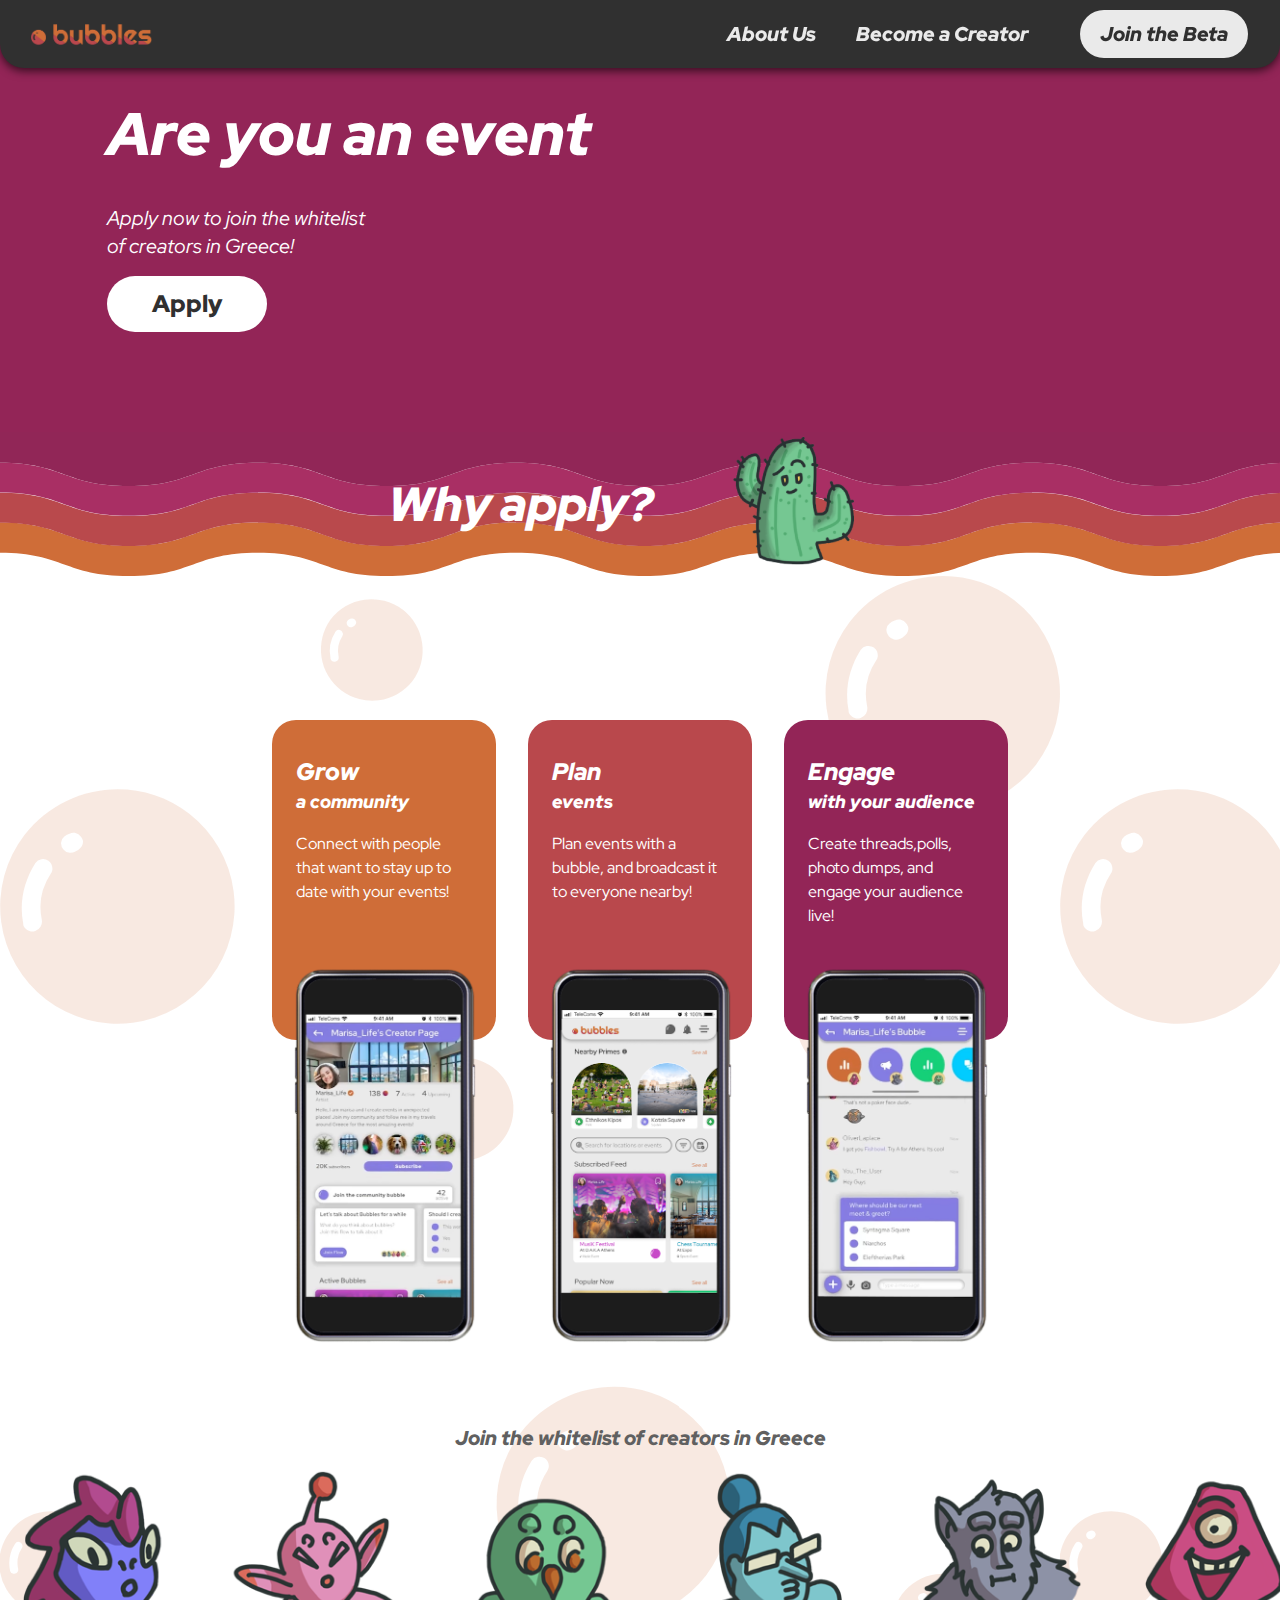
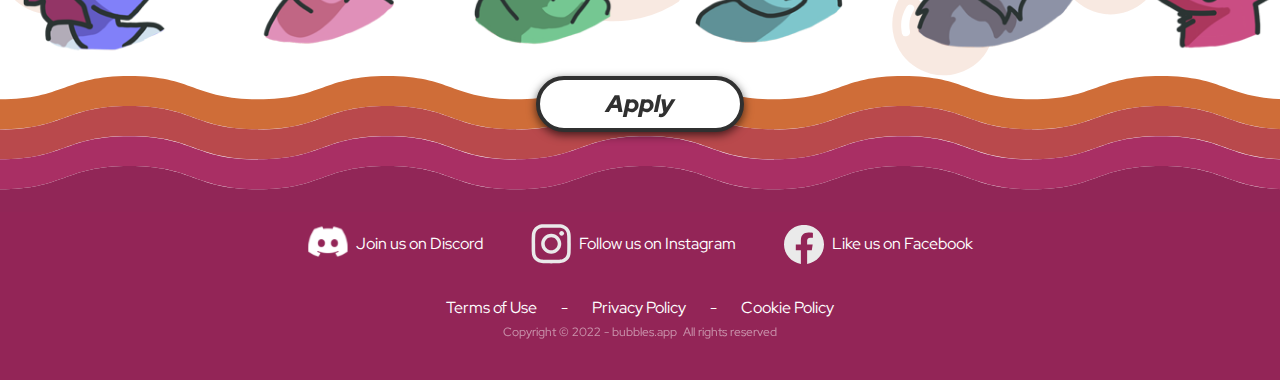
<file: creator.html>
<!DOCTYPE html>
<html lang="en">
  <head>
    <meta charset="UTF-8" />
    <meta name="viewport" content="width=device-width, initial-scale=1.0" />
    <meta http-equiv="X-UA-Compatible" content="ie=edge" />
    <title>Creator</title>
    <link rel="stylesheet" href="styles/main.css" />
    <script src="scripts/index.js"></script>
    <link rel="icon" type="image/x-icon" href="./images/favicon.ico">
  </head>

  <body class="bg-jazzberry-jam">

    <header class="sticky top-0 z-20">

      <nav class="relative flex flex-wrap items-center justify-between w-full py-4 md:py-0 px-4 text-2xl bg-jet bubble-nav">
          <div>
            <a href="./index.html">
              <img src="./images/bubbles-logo.png" class="mr-3 h-6 sm:h-9" alt="Bubbles Logo" />
            </a>
          </div>

          <svg 
            id="menu-button"
            class="h-6 w-6 cursor-pointer md:hidden block modal-open"
            fill="#CF6D38"
            stroke="#CF6D38"
            data-name="Layer 1"
            xmlns="http://www.w3.org/2000/svg" 
            viewBox="0 0 53.02 35.91">
            <path class="cls-1" d="M3 21h47.07a3 3 0 0 0 0-6.08H3A3 3 0 0 0 3 21ZM11.52 6.08h30a3 3 0 0 0 2.94-3A3 3 0 0 0 41.5 0h-30a3 3 0 0 0-2.93 3 3 3 0 0 0 2.95 3.08ZM11.52 35.91h30a3 3 0 0 0 0-6.08h-30a3 3 0 0 0 0 6.08Z"/>
          </svg>

          <div class="hidden w-full md:flex md:items-center md:w-auto mr-4" id="menu">
            <ul class="pt-4 px-8 text-platinum bubble-font-black-italic text-base lg:text-xl md:flex md:justify-between md:pt-0">
              <li>
                <a class="md:p-5 md:px-5 py-2 block hover:text-chocolate-web" href="./about.html">About Us</a>
              </li>
              <li>
                <a class="md:p-5 md:px-5 py-2 block hover:text-chocolate-web" href="./creator.html"
                  >Become a Creator</a
                >
              </li>
            </ul>

            <div class="flex md:order-2">
              <button 
                onclick="window.location.href = 'beta.html';"
                type="button"
                class="text-jet bg-platinum hover:bg-chocolate-web hover:text-platinum bubble-font-black-italic text-base lg:text-xl px-5 py-2.5 text-center mr-3 md:mr-0 rounded-3xl">
                Join the Beta
              </button>
            </div>

          </div>
      </nav style="margin-bottom: 25px;">
    </header>

    <section class="h-64 lg:h-80 bg-jazzberry-jam ">
      <div class="w-full grid overflow-hidden grid-cols-12 grid-rows-6 gap-2 grid-flow-row">

        <div class="mt-9 row-start-1 row-end-6 col-start-1 lg:col-start-2 xl:col-start-4 col-end-13 w-full wrapper-container">
            <div class="inline-block rotator-wrapper w-full">
              <h1 class="ml-10 md:ml-16 lg:ml-0 xl:ml-0 bubble-font-black-italic text-white text-justify text-xl md:text-5xl lg:text-6xl xl:text-7xl rotatingText">Are you an event  
              <span class="rotator">
                <span class="ml-2 lg:ml-5 rotatingText-adjective bubble-font-black-italic text-white text-xl md:text-5xl lg:text-6xl xl:text-7xl rotatingText"> performer</span>
                <span class="ml-2 lg:ml-5 rotatingText-adjective bubble-font-black-italic text-white text-xl md:text-5xl lg:text-6xl xl:text-7xl rotatingText"> organizer</span>
                <span class="ml-2 lg:ml-5 rotatingText-adjective bubble-font-black-italic text-white text-xl md:text-5xl lg:text-6xl xl:text-7xl rotatingText"> promoter</span>
                <span class="ml-2 lg:ml-5 rotatingText-adjective bubble-font-black-italic text-white text-xl md:text-5xl lg:text-6xl xl:text-7xl rotatingText"> venue</span>
                <span class="ml-2 lg:ml-5 rotatingText-adjective bubble-font-black-italic text-white text-xl md:text-5xl lg:text-6xl xl:text-7xl rotatingText"> performer</span>
              </span>
            </h1>

              <p class=" md:ml-16 lg:ml-0 mt-10 bubble-font-italic text-base md:text-lg lg:text-xl xl:text-xl text-center sm:text-left lg:text-left text-white">Apply now to join the whitelist<br> of creators in Greece!</p>

              <button onclick="window.location.href = 'https://jmuzy39ql4a.typeform.com/to/aeIcWhYI';"
              class="cursor-pointer mt-4 mx-auto sm:ml-10 md:ml-16 lg:mx-0 block w-40 h-14 px-4 py-2 bubble-font-black text-2xl text-jet bg-white rounded-full hover:bg-deep-chestnut hover:text-white focus:outline-none focus:shadow-outline"
              type="button">Apply
            </button>
            </div>
          </div>
        </div>


      </div>
      
    </section>

    <section class="bubble-wave4 bg-white h-36 ">

      <!---
      <div class="w-full grid overflow-hidden lg grid-cols-12 grid-rows-6 gap-2 grid-flow-row">
        <div class="row-start-2 lg:row-start-1 row-end-6 lg:col-start-4 lg:col-span-6 col-start-1 col-end-12 w-full">
            <h3 class="ml-10 lg:ml-20 inline-block bubble-font-black-italic text-white text-xl lg:text-5xl">Why apply?</h3>
            <img class="ml-2 lg:ml-24 h-28 lg:h-48 inline-block" src="./images/cactus.png" alt="Cute cactus drawing">
          </div>
        </div>
      -->

      <div class="w-full flex justify-center mt-3 md:mt-11 h-full">
          <div class="grid content-center ">
            <div>
              <h3 class="inline-block bubble-font-black-italic text-white text-2xl md:text-4xl lg:text-5xl">Why apply?</h3>
            </div>
          </div>
          <div class="grid content-center  ml-12">
            <img class="h-28 lg:h-48 inline-block" src="./images/cactus.png" alt="Cute cactus drawing">
        </div>
      </div>
    </section>



    
    <section class="bubble-background-3">
      <div class="h-36"></div>


      <div class="flex justify-start lg:justify-center gap-8 md:gap-8 overflow-x-auto overflow-y-visible lg:overflow-visible snap-x snap-mandatory  bubble-cards">

        <div class="snap-start ml-16">
          <div class="relative w-56 h-80 mb-72 lg:mb-0 bg-chocolate-web rounded-3xl z-10">
            <h3 class="px-6 pt-9 bubble-font-black-italic text-white text-2xl text-left">Grow </h3>
            <p class="px-6 bubble-font-black-italic text-white text-lg text-left">a community</p>
            <p class="mt-4 px-6 bubble-font-regular text-white text-base text-left">Connect with people that want to stay up to date with your events!</p>
            <video class="top-60 left-8 lg:left-5 absolute h-80 lg:h-96" autoplay loop muted playsinline poster="./images/chat.png">
              <source src="./images/create_page.webm" 
                      type="video/webm" />
            </video>
            
    
          </div>
        </div>

        <div class="snap-start">
          <div class="relative w-56 h-80 mb-72 lg:mb-0 bg-deep-chestnut rounded-3xl z-0">
            <h3 class="px-6 pt-9 bubble-font-black-italic text-white text-2xl text-left">Plan </h3>
            <p class="px-6 bubble-font-black-italic text-white text-lg text-left">events</p>
            <p class="mt-4 px-6 bubble-font-regular text-white text-base text-left">Plan events with a bubble, and broadcast it to everyone nearby!</p>
            <video class="top-60 left-8 lg:left-5 absolute h-80 lg:h-96" autoplay loop muted playsinline poster="./images/events.png">
              <source src="./images/create_event.webm" 
                      type="video/webm" />
            </video>
          </div>
        </div>

        <div class="snap-start mr-16">
          <div class="relative w-56 h-80 mb-72 lg:mb-0 bg-jazzberry-jam rounded-3xl">
            <h3 class="px-6 pt-9 bubble-font-black-italic text-white text-2xl text-left">Engage </h3>
            <p class="px-6 bubble-font-black-italic text-white text-lg text-left">with your audience</p>
            <p class="mt-4 px-6 bubble-font-regular text-white text-base text-left">Create threads,polls, photo dumps, and engage your audience live!</p>
            <video class="top-60 left-8 lg:left-5 absolute h-80 lg:h-96" autoplay loop muted playsinline poster="./images/engage.png">
              <source src="./images/create_flow.webm" 
                      type="video/webm" />
            </video>
          </div>
        </div>

      </div>
    

      <div class="mt-44 lg:mt-96">
        <h5 class="bubble-font-black-italic text-dim-gray md:text-xl text-center mb-4">Join the whitelist of creators in Greece</h5>
  
        <!---TODO: MAKE FLEX SCROLLABLE-->
        <div class="w-full flex justify-start lg:justify-evenly gap-8 overflow-x-auto bubble-cards pb-4 snap-x snap-mandatory">
         
          <img class="h-48 snap-center" src="./images/avatars/1.png" alt="Avatar">
         
       
          <img class="h-48 snap-start" src="./images/avatars/2.png" alt="Avatar">
        
        
          <img class="h-48 snap-start" src="./images/avatars/3.png" alt="Avatar">
       
    
          <img class="h-48 snap-start" src="./images/avatars/4.png" alt="Avatar">
  
    
          <img class="h-48 snap-start" src="./images/avatars/5.png" alt="Avatar">
  
  
          <img class="h-48 snap-start" src="./images/avatars/6.png" alt="Avatar">
  
  
          <img class="h-48 snap-start" src="./images/avatars/7.png" alt="Avatar">
        </div>
  
      </div>

    

    <div class="w-full">
    </div>
    </section>

    <!--Modal-->
<div class="modal opacity-0 pointer-events-none fixed w-full h-full top-0 left-0 flex items-center justify-center z-40">
  <div class="modal-overlay absolute w-full h-full bg-chocolate-web opacity-100"></div>

  <div class="modal-container fixed w-full h-full z-10 overflow-y-auto ">
    <!-- Add margin if you want to see grey behind the modal-->
    <div class="modal-content container mx-auto h-auto text-left">
     
	  <!--Title-->
    <nav class="relative flex flex-wrap items-center justify-between w-full py-4 md:py-0 px-4 text-2xl bg-chocolate-web">
      <div>
        <a href="./index.html">
          <img src="./images/bubbles-logo-white.png" class="mr-3 h-6 sm:h-9" alt="Bubbles Logo" />
        </a>
      </div>

 
      <svg id="mobile-menu-exit"
        class="h-6 w-6 cursor-pointer md:hidden block modal-close"
        fill="#EAEAEA"
        stroke="#EAEAEA"
        data-name="Layer 1"
        xmlns="http://www.w3.org/2000/svg"
        viewBox="0 0 31.68 31.68">
        <title>Artboard 15</title>
        <path class="cls-1" d="M23,15.81l7.2-7.2a5,5,0,1,0-7.13-7.13L15.81,8.67,8.61,1.48A5,5,0,1,0,1.48,8.61l7.19,7.26-7.19,7.2A5,5,0,0,0,8.61,30.2L15.87,23l7.2,7.2a5,5,0,0,0,3.56,1.48h0a5,5,0,0,0,3.57-8.61Z"/>
      </svg>
  

      <div class="hidden w-full md:flex md:items-center md:w-auto mr-4" id="menu">

      </div>
  </nav style="margin-bottom: 25px;">

      <!--Body-->
      <div class="w-full mt-36">
        <a class="bubble-font-black-italic text-white text-center text-3xl " href="./about.html" ><p>About Us</p></a>
      </div>
      <div class="w-full mt-10">
        <a class="bubble-font-black-italic text-white text-center text-3xl" href="./creator.html" ><p>Become a Creator</p></a>
      </div>
      <div class="w-full bg-white opacity-100 mt-10 h-16 grid content-center">
        <div class="w-full">
          <a class="bubble-font-black-italic text-jet text-center text-3xl align-middle" href="./beta.html">
            <p>Join the Beta</p>
          </a>
        </div>
      </div>

      <div class="w-full flex justify-center absolute bottom-0 ">
        <a class="" href="https://discord.gg/d7wwRxGHy4">
          <svg 
              width="48" height="54" viewBox="0 0 48 54"
              fill="none" xmlns="http://www.w3.org/2000/svg"
              xmlns:xlink="http://www.w3.org/1999/xlink">
              <rect x="0.362793" width="47.0943" height="53.064" fill="url(#pattern0)"/>
              <defs>
              <pattern id="pattern0" patternContentUnits="objectBoundingBox" width="1" height="1">
              <use xlink:href="#image0_1211_224" transform="scale(0.00469484 0.00416667)"/>
              </pattern>
              <image id="image0_1211_224" width="213" height="240" xlink:href="[data-uri]"/>
              </defs>
            </svg>
        </a>

        <a  class="ml-12" href="https://instagram.com/_bubbles.app?igshid=YmMyMTA2M2Y=">
          <svg width="40" height="40" viewBox="0 0 40 40"
            fill="none" xmlns="http://www.w3.org/2000/svg">
            <path d="M20.2205 3.75192C25.4511 3.75192 26.0651 3.77524 28.1325 3.86851C30.0444 3.954 31.0781 4.27266 31.7699 4.54468C32.687 4.9022 33.3398 5.32189 34.0238 6.00583C34.7077 6.68978 35.1352 7.34264 35.4849 8.25974C35.7492 8.95146 36.0756 9.98515 36.1611 11.8971C36.2544 13.9645 36.2777 14.5785 36.2777 19.8091C36.2777 25.0397 36.2544 25.6537 36.1611 27.7211C36.0756 29.633 35.7569 30.6667 35.4849 31.3584C35.1274 32.2755 34.7077 32.9284 34.0238 33.6124C33.3398 34.2963 32.687 34.7238 31.7699 35.0735C31.0781 35.3378 30.0444 35.6642 28.1325 35.7497C26.0651 35.8429 25.4511 35.8663 20.2205 35.8663C14.9899 35.8663 14.3759 35.8429 12.3085 35.7497C10.3966 35.6642 9.36288 35.3455 8.67116 35.0735C7.75405 34.716 7.1012 34.2963 6.41725 33.6124C5.73331 32.9284 5.30584 32.2755 4.9561 31.3584C4.69184 30.6667 4.36542 29.633 4.27992 27.7211C4.18666 25.6537 4.16334 25.0397 4.16334 19.8091C4.16334 14.5785 4.18666 13.9645 4.27992 11.8971C4.36542 9.98515 4.68407 8.95146 4.9561 8.25974C5.31361 7.34264 5.73331 6.68978 6.41725 6.00583C7.1012 5.32189 7.75405 4.89442 8.67116 4.54468C9.36288 4.28043 10.3966 3.954 12.3085 3.86851C14.3759 3.76747 14.9977 3.75192 20.2205 3.75192ZM20.2205 0.223389C14.9044 0.223389 14.236 0.246705 12.1453 0.33997C10.0624 0.433235 8.64007 0.767436 7.39654 1.24931C6.10637 1.74672 5.01827 2.42289 3.93018 3.51099C2.84208 4.59908 2.17368 5.69495 1.6685 6.97735C1.18663 8.22088 0.852425 9.64318 0.75916 11.7339C0.665894 13.8168 0.642578 14.4852 0.642578 19.8013C0.642578 25.1174 0.665894 25.7858 0.75916 27.8765C0.852425 29.9595 1.18663 31.3818 1.6685 32.6331C2.16591 33.9232 2.84208 35.0113 3.93018 36.0994C5.01827 37.1875 6.11414 37.8559 7.39654 38.3611C8.64007 38.843 10.0624 39.1772 12.1531 39.2704C14.2438 39.3637 14.9044 39.387 20.2283 39.387C25.5522 39.387 26.2128 39.3637 28.3035 39.2704C30.3864 39.1772 31.8087 38.843 33.06 38.3611C34.3502 37.8637 35.4383 37.1875 36.5264 36.0994C37.6145 35.0113 38.2829 33.9155 38.7881 32.6331C39.2699 31.3895 39.6041 29.9672 39.6974 27.8765C39.7907 25.7858 39.814 25.1252 39.814 19.8013C39.814 14.4774 39.7907 13.8168 39.6974 11.7261C39.6041 9.64318 39.2699 8.22088 38.7881 6.96958C38.2906 5.67941 37.6145 4.59131 36.5264 3.50322C35.4383 2.41512 34.3424 1.74672 33.06 1.24153C31.8165 0.759664 30.3942 0.425463 28.3035 0.332198C26.205 0.246705 25.5366 0.223389 20.2205 0.223389Z" fill="#EAEAEA"/>
            <path d="M20.2207 9.75183C14.6714 9.75183 10.1636 14.2519 10.1636 19.8089C10.1636 25.366 14.6636 29.866 20.2207 29.866C25.7777 29.866 30.2778 25.366 30.2778 19.8089C30.2778 14.2519 25.7777 9.75183 20.2207 9.75183ZM20.2207 26.3297C16.6144 26.3297 13.6921 23.4074 13.6921 19.8012C13.6921 16.1949 16.6144 13.2726 20.2207 13.2726C23.8269 13.2726 26.7492 16.1949 26.7492 19.8012C26.7492 23.4074 23.8269 26.3297 20.2207 26.3297Z" fill="#EAEAEA"/>
            <path d="M30.6738 11.6948C31.9701 11.6948 33.021 10.644 33.021 9.34766C33.021 8.05136 31.9701 7.00049 30.6738 7.00049C29.3775 7.00049 28.3267 8.05136 28.3267 9.34766C28.3267 10.644 29.3775 11.6948 30.6738 11.6948Z" fill="#EAEAEA"/>
          </svg>
        </a>
        
        <a  class="ml-12" href="https://www.facebook.com/Bubbles.page/">
          <svg width="40" height="40" viewBox="0 0 40 40" fill="none" xmlns="http://www.w3.org/2000/svg">
            <g clip-path="url(#clip0_1214_231)">
            <path d="M40 20.4961C40 9.65979 31.0469 0.877319 20 0.877319C8.95312 0.877319 0 9.65979 0 20.4961C0 30.2902 7.3125 38.4059 16.875 39.8773V26.1672H11.7969V20.4961H16.875V16.1738C16.875 11.2577 19.8594 8.54091 24.4297 8.54091C26.6172 8.54091 28.9062 8.92409 28.9062 8.92409V13.7521H26.3828C23.8984 13.7521 23.125 15.2657 23.125 16.8176V20.4961H28.6719L27.7852 26.1672H23.125V39.8773C32.6875 38.4059 40 30.2902 40 20.4961Z" fill="#EAEAEA"/>
            </g>
            <defs>
            <clipPath id="clip0_1214_231">
            <rect width="40" height="39" fill="white" transform="translate(0 0.877319)"/>
            </clipPath>
            </defs>
            </svg>            
        </a>
      </div>
      <!--Footer-->
   

    </div>
  </div>
</div>

<script>
  var openmodal = document.querySelectorAll('.modal-open')
  for (var i = 0; i < openmodal.length; i++) {
    openmodal[i].addEventListener('click', function(event){
  	event.preventDefault()
  	toggleModal()
    })
  }
  
  const overlay = document.querySelector('.modal-overlay')
  overlay.addEventListener('click', toggleModal)
  
  var closemodal = document.querySelectorAll('.modal-close')
  for (var i = 0; i < closemodal.length; i++) {
    closemodal[i].addEventListener('click', toggleModal)
  }
  
  document.onkeydown = function(evt) {
    evt = evt || window.event
    var isEscape = false
    if ("key" in evt) {
  	isEscape = (evt.key === "Escape" || evt.key === "Esc")
    } else {
  	isEscape = (evt.keyCode === 27)
    }
    if (isEscape && document.body.classList.contains('modal-active')) {
  	toggleModal()
    }
  };
  
  
  function toggleModal () {
    const body = document.querySelector('body')
    const modal = document.querySelector('.modal')
    modal.classList.toggle('opacity-0')
    modal.classList.toggle('pointer-events-none')
    body.classList.toggle('modal-active')
  }
  
   
</script>

<footer>
  <div class="h-32 lg:h-36  bubble-ribbon-bottom bg-white">
    <button onclick="window.location.href = 'https://jmuzy39ql4a.typeform.com/to/aeIcWhYI';"
    class="w-32 md:w-52 block h-14 md:h16 px-4 mx-auto py-2 bubble-font-black-italic text-xl md:text-2xl text-jet bg-white rounded-full hover:bg-deep-chestnut hover:text-platinum focus:outline-none focus:shadow-outline border-4 border-jet bubble-button"
    type="button">Apply
  </button>
  </div>
  <div class="bg-jazzberry-jam -mt-2">
    <div class="w-full flex justify-center">
      <a class="" href="https://discord.gg/d7wwRxGHy4">
        <svg 
            class="h-16"
            width="40" height="54" viewBox="0 0 48 54"
            fill="none" xmlns="http://www.w3.org/2000/svg"
            xmlns:xlink="http://www.w3.org/1999/xlink">
            <rect x="0.362793" width="47.0943" height="53.064" fill="url(#pattern0)"/>
            <defs>
            <pattern id="pattern0" patternContentUnits="objectBoundingBox" width="1" height="1">
            <use xlink:href="#image0_1211_224" transform="scale(0.00469484 0.00416667)"/>
            </pattern>
            <image id="image0_1211_224" width="213" height="240" xlink:href="[data-uri]"/>
            </defs>
          </svg>
      </a>

      <div class="ml-2 lg:grid content-center hidden">
        <div class="">
          <a class="bubble-font-regular text-white" href="https://discord.gg/d7wwRxGHy4">
            Join us on Discord
          </a>
        </div>
      </div>

      <a  class="ml-12" href="https://instagram.com/_bubbles.app?igshid=YmMyMTA2M2Y=">
        <svg
        class="h-16"
         width="40" height="40" viewBox="0 0 40 40"
          fill="none" xmlns="http://www.w3.org/2000/svg">
          <path d="M20.2205 3.75192C25.4511 3.75192 26.0651 3.77524 28.1325 3.86851C30.0444 3.954 31.0781 4.27266 31.7699 4.54468C32.687 4.9022 33.3398 5.32189 34.0238 6.00583C34.7077 6.68978 35.1352 7.34264 35.4849 8.25974C35.7492 8.95146 36.0756 9.98515 36.1611 11.8971C36.2544 13.9645 36.2777 14.5785 36.2777 19.8091C36.2777 25.0397 36.2544 25.6537 36.1611 27.7211C36.0756 29.633 35.7569 30.6667 35.4849 31.3584C35.1274 32.2755 34.7077 32.9284 34.0238 33.6124C33.3398 34.2963 32.687 34.7238 31.7699 35.0735C31.0781 35.3378 30.0444 35.6642 28.1325 35.7497C26.0651 35.8429 25.4511 35.8663 20.2205 35.8663C14.9899 35.8663 14.3759 35.8429 12.3085 35.7497C10.3966 35.6642 9.36288 35.3455 8.67116 35.0735C7.75405 34.716 7.1012 34.2963 6.41725 33.6124C5.73331 32.9284 5.30584 32.2755 4.9561 31.3584C4.69184 30.6667 4.36542 29.633 4.27992 27.7211C4.18666 25.6537 4.16334 25.0397 4.16334 19.8091C4.16334 14.5785 4.18666 13.9645 4.27992 11.8971C4.36542 9.98515 4.68407 8.95146 4.9561 8.25974C5.31361 7.34264 5.73331 6.68978 6.41725 6.00583C7.1012 5.32189 7.75405 4.89442 8.67116 4.54468C9.36288 4.28043 10.3966 3.954 12.3085 3.86851C14.3759 3.76747 14.9977 3.75192 20.2205 3.75192ZM20.2205 0.223389C14.9044 0.223389 14.236 0.246705 12.1453 0.33997C10.0624 0.433235 8.64007 0.767436 7.39654 1.24931C6.10637 1.74672 5.01827 2.42289 3.93018 3.51099C2.84208 4.59908 2.17368 5.69495 1.6685 6.97735C1.18663 8.22088 0.852425 9.64318 0.75916 11.7339C0.665894 13.8168 0.642578 14.4852 0.642578 19.8013C0.642578 25.1174 0.665894 25.7858 0.75916 27.8765C0.852425 29.9595 1.18663 31.3818 1.6685 32.6331C2.16591 33.9232 2.84208 35.0113 3.93018 36.0994C5.01827 37.1875 6.11414 37.8559 7.39654 38.3611C8.64007 38.843 10.0624 39.1772 12.1531 39.2704C14.2438 39.3637 14.9044 39.387 20.2283 39.387C25.5522 39.387 26.2128 39.3637 28.3035 39.2704C30.3864 39.1772 31.8087 38.843 33.06 38.3611C34.3502 37.8637 35.4383 37.1875 36.5264 36.0994C37.6145 35.0113 38.2829 33.9155 38.7881 32.6331C39.2699 31.3895 39.6041 29.9672 39.6974 27.8765C39.7907 25.7858 39.814 25.1252 39.814 19.8013C39.814 14.4774 39.7907 13.8168 39.6974 11.7261C39.6041 9.64318 39.2699 8.22088 38.7881 6.96958C38.2906 5.67941 37.6145 4.59131 36.5264 3.50322C35.4383 2.41512 34.3424 1.74672 33.06 1.24153C31.8165 0.759664 30.3942 0.425463 28.3035 0.332198C26.205 0.246705 25.5366 0.223389 20.2205 0.223389Z" fill="#EAEAEA"/>
          <path d="M20.2207 9.75183C14.6714 9.75183 10.1636 14.2519 10.1636 19.8089C10.1636 25.366 14.6636 29.866 20.2207 29.866C25.7777 29.866 30.2778 25.366 30.2778 19.8089C30.2778 14.2519 25.7777 9.75183 20.2207 9.75183ZM20.2207 26.3297C16.6144 26.3297 13.6921 23.4074 13.6921 19.8012C13.6921 16.1949 16.6144 13.2726 20.2207 13.2726C23.8269 13.2726 26.7492 16.1949 26.7492 19.8012C26.7492 23.4074 23.8269 26.3297 20.2207 26.3297Z" fill="#EAEAEA"/>
          <path d="M30.6738 11.6948C31.9701 11.6948 33.021 10.644 33.021 9.34766C33.021 8.05136 31.9701 7.00049 30.6738 7.00049C29.3775 7.00049 28.3267 8.05136 28.3267 9.34766C28.3267 10.644 29.3775 11.6948 30.6738 11.6948Z" fill="#EAEAEA"/>
        </svg>
      </a>

      <div class="ml-2 lg:grid content-center hidden">
        <div class="">
          <a class="bubble-font-regular text-white" href="https://instagram.com/_bubbles.app?igshid=YmMyMTA2M2Y=">
            Follow us on Instagram
          </a>
        </div>
      </div>
      
      <a  class="ml-12" href="https://www.facebook.com/Bubbles.page/">
        <svg
        class="h-16"
         width="40" height="40" viewBox="0 0 40 40" fill="none" xmlns="http://www.w3.org/2000/svg">
          <g clip-path="url(#clip0_1214_231)">
          <path d="M40 20.4961C40 9.65979 31.0469 0.877319 20 0.877319C8.95312 0.877319 0 9.65979 0 20.4961C0 30.2902 7.3125 38.4059 16.875 39.8773V26.1672H11.7969V20.4961H16.875V16.1738C16.875 11.2577 19.8594 8.54091 24.4297 8.54091C26.6172 8.54091 28.9062 8.92409 28.9062 8.92409V13.7521H26.3828C23.8984 13.7521 23.125 15.2657 23.125 16.8176V20.4961H28.6719L27.7852 26.1672H23.125V39.8773C32.6875 38.4059 40 30.2902 40 20.4961Z" fill="#EAEAEA"/>
          </g>
          <defs>
          <clipPath id="clip0_1214_231">
          <rect width="40" height="39" fill="white" transform="translate(0 0.877319)"/>
          </clipPath>
          </defs>
          </svg>            
      </a>
      
      <div class="ml-2 lg:grid content-center hidden">
        <div class="">
          <a class="bubble-font-regular text-white" href="https://www.facebook.com/Bubbles.page/">
            Like us on Facebook
          </a>
        </div>
      </div>
      



    </div>

    <div class="w-full flex justify-center mt-5">
  
      <p class="bubble-font-regular text-white">Terms of Use</p>

      <p class="ml-2 lg:ml-6 bubble-font-regular text-white">-</p>
      <p class="ml-2 lg:ml-6 bubble-font-regular text-white">Privacy Policy</p>
      <p class="ml-2 lg:ml-6 bubble-font-regular text-white">-</p>
      <p class="ml-2 lg:ml-6 bubble-font-regular text-white">Cookie Policy</p>
    </div>

    <div class="w-full flex justify-center mt-1">
      <p class="inline-block lg:block bubble-font-regular text-xs text-white opacity-50">Copyright © 2022 - bubbles.app &nbsp;</p>
      <p class="inline-block lg:block bubble-font-regular text-xs text-white opacity-50"> All rights reserved</p>
    </div>

    <div class="h-4 lg:h-10"></div>

  </div>

</footer>

</body>
</html>
</file>
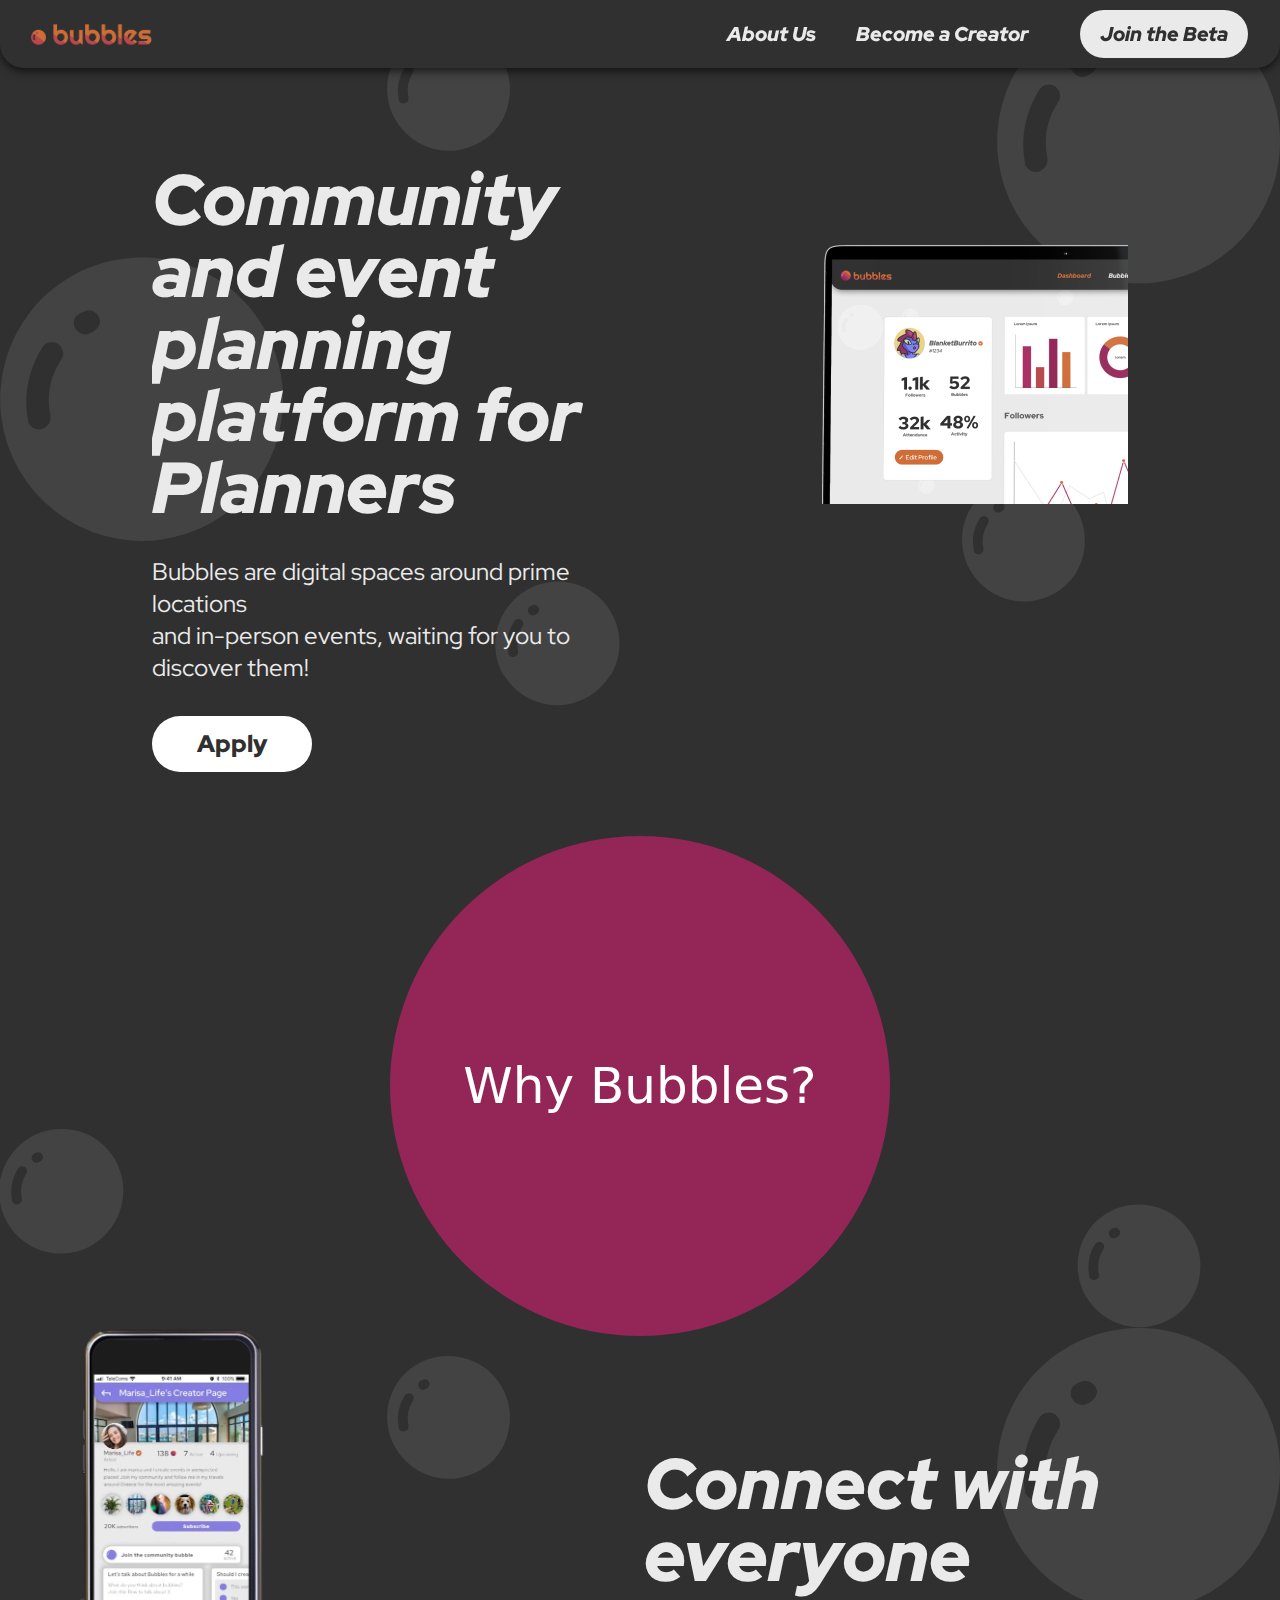
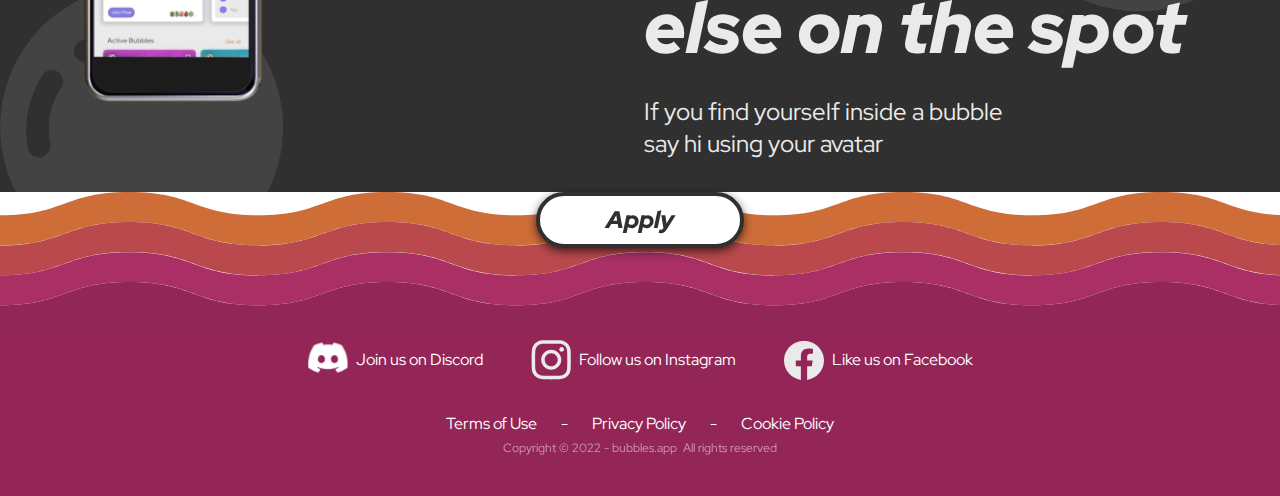
<file: creator2.html>
<!DOCTYPE html>
<html lang="en">
  <head>
    <meta charset="UTF-8" />
    <meta name="viewport" content="width=device-width, initial-scale=1.0" />
    <meta http-equiv="X-UA-Compatible" content="ie=edge" />
    <title>Creator</title>
    <link rel="stylesheet" href="styles/main.css" />
    <script src="scripts/index.js"></script>
    <link rel="icon" type="image/x-icon" href="./images/favicon.ico">
  </head>

  <body class="bubble-background">

    <header class="sticky top-0 z-20">

      <nav class="relative flex flex-wrap items-center justify-between w-full py-4 md:py-0 px-4 text-2xl bg-jet bubble-nav">
          <div>
            <a href="./index.html">
              <img src="./images/bubbles-logo.png" class="mr-3 h-6 sm:h-9" alt="Bubbles Logo" />
            </a>
          </div>

          <svg 
            id="menu-button"
            class="h-6 w-6 cursor-pointer md:hidden block modal-open"
            fill="#CF6D38"
            stroke="#CF6D38"
            data-name="Layer 1"
            xmlns="http://www.w3.org/2000/svg" 
            viewBox="0 0 53.02 35.91">
            <path class="cls-1" d="M3 21h47.07a3 3 0 0 0 0-6.08H3A3 3 0 0 0 3 21ZM11.52 6.08h30a3 3 0 0 0 2.94-3A3 3 0 0 0 41.5 0h-30a3 3 0 0 0-2.93 3 3 3 0 0 0 2.95 3.08ZM11.52 35.91h30a3 3 0 0 0 0-6.08h-30a3 3 0 0 0 0 6.08Z"/>
          </svg>

          <div class="hidden w-full md:flex md:items-center md:w-auto mr-4" id="menu">
            <ul class="pt-4 px-8 text-platinum bubble-font-black-italic text-base lg:text-xl md:flex md:justify-between md:pt-0">
              <li>
                <a class="md:p-5 md:px-5 py-2 block hover:text-chocolate-web" href="./about.html">About Us</a>
              </li>
              <li>
                <a class="md:p-5 md:px-5 py-2 block hover:text-chocolate-web" href="./creator.html"
                  >Become a Creator</a
                >
              </li>
            </ul>

            <div class="flex md:order-2">
              <button 
                onclick="window.location.href = 'beta.html';"
                type="button"
                class="text-jet bg-platinum hover:bg-chocolate-web hover:text-platinum bubble-font-black-italic text-base lg:text-xl px-5 py-2.5 text-center mr-3 md:mr-0 rounded-3xl">
                Join the Beta
              </button>
            </div>

          </div>
      </nav style="margin-bottom: 25px;">
    </header>




    <!--         creator first section  -->

    <section class="my-4 lg:my-16 -mt-24 container mx-auto">
        <div class="grid overflow-hidden grid-cols-2 lg:grid-rows-1 grid-rows-2">
  
        <div class="row-start-1 row-end-1 col-start-1 col-span-2 lg:col-end-1 px-16 lg:px-0">
          <h1 class="lg:my-8 my-4 bubble-font-black-italic text-platinum text-xl md:text-7xl">Community and event  <br> planning platform for Planners</h1>
          <p class="lg:my-8 my-4 bubble-font-regular text-platinum text-sm md:text-2xl">Bubbles are digital spaces around prime locations <br> and in-person events, waiting for you to discover them!</p>
          <button onclick="window.location.href = 'https://jmuzy39ql4a.typeform.com/to/aeIcWhYI';"
          class="cursor-pointer mt-4 mx-auto sm:ml-10 md:ml-16 lg:mx-0 block w-40 h-14 px-4 py-2 bubble-font-black text-2xl text-jet bg-white rounded-full hover:bg-deep-chestnut hover:text-white focus:outline-none focus:shadow-outline"
          type="button">Apply
        </button>
        </div>
  
        <div class="lg:row-start-1 lg:row-end-1 row-start-2 row-end-2 col-start-1 lg:col-start-2 col-span-2 lg:col-span-1 -mt-12 md:-mt-20 px-2 lg:px-0 lg:mt-0">
          <!----
            <video autoplay loop muted playsinline src="./images/Be_There_fixed.webm"></video>
           
              <canvas class="test h-full w-full" id="be_there"></canvas>
  
              <script src="https://unpkg.com/@rive-app/canvas@1.0.47">
                
              </script>
              <script>
                new rive.Rive({
                  src: "./images/be_there.riv",
                  canvas: document.getElementById("be_there"),
                  autoplay: true,
                });
  
            
              </script>
              ---->
            <div class="iframe_container " id="be_there_container">
              <iframe class="responsive-iframe " style="border: none" src="assets/Free_MacBook_Pro_1 1.png" allowfullscreen></iframe>
  
           </div>
          </div>
          
        </div>
  
      </div>
    </section>


<!-- big why cirlcle-->


<div class="font-bold text-white rounded-full flex items-center justify-center font-mono bg-jazzberry-jam m-auto my-16" style="height: 500px; width: 500px; font-size: 50px;">Why Bubbles?</div>



<!--  Creator section 2-->


<section class="mt-20">

    <div class="grid grid-cols-2 lg:grid-rows-1 grid-rows-2 gap-2 lg:px-20">

      <div class="row-start-2 lg:row-start-1 row-end-2 lg:row-end-1 col-start-1 col-span-2 lg:col-end-1  lg:px-0 -mt-24 md:-mt-32 lg:-mt-24">
      
 <!---- 
        <iframe style="border: none" width="781" height="750" src="https://rive.app/s/mod9ELTp4EKmpaC1mWTliA/embed" allowfullscreen>
        </iframe>
    
        <canvas class="test h-full w-full" id="cell_phone"></canvas>

        <script src="https://unpkg.com/@rive-app/canvas@1.0.47">
          
        </script>
        <script>
          new rive.Rive({
            src: "./images/cell_phone.riv",
            canvas: document.getElementById("cell_phone"),
            autoplay: true,
          });
        </script>
       --->
       <video class="h-80 lg:h-96" autoplay loop muted playsinline poster="./images/chat.png">
        <source src="./images/create_page.webm" 
                type="video/webm" />
      </video>

      <figure class="relative h-0 pb-[56.25%] md:pb-[75%] lg:pb-[56.25%] overflow-hidden transform md:-translate-y-2 xl:-translate-y-4 group-hover:translate-x-0 group-hover:translate-y-0 transition duration-700 ease-out">
        <video class="absolute bottom-0 lg:-right-16 w-full h-96 transform hover:scale-105 transition duration-700 ease-out"  width="540" height="303" alt="Blog post">
            
    </figure>

       <!-- <div class="iframe_container" id="cell_phone_container">
        <iframe style="border: none" class="responsive-iframe" src="https://rive.app/s/FIcm7Ub4d0mRBOOf1D5uDA/embed" allowfullscreen></iframe>
        <video class="top-60 left-8 lg:left-5 absolute h-80 lg:h-96" autoplay loop muted playsinline poster="./images/chat.png">
            <source src="./images/create_page.webm" 
                    type="video/webm" />
          </video>
     </div> -->
      </div>

      <div class="lg:row-start-1 row-start-1 lg:row-end-1 row-end-2 col-start-1 lg:col-start-2 col-span-2 lg:col-span-1 lg:text-left text-left px-16 lg:px-0 -mt-8 md:-mt-3 lg:mt-0">

        <h1 class=" lg:my-8 my-0 bubble-font-black-italic text-platinum text-xl md:text-7xl">Connect with everyone <br> else on the spot</h1>
        <p class="lg:my-8 my-4 bubble-font-regular text-platinum text-sm md:text-2xl lg:text-2xl">If you find yourself inside a bubble<br> say hi using your avatar</p>
      </div>

    </div>
</section>






    <!--Modal-->
<div class="modal opacity-0 pointer-events-none fixed w-full h-full top-0 left-0 flex items-center justify-center z-40">
  <div class="modal-overlay absolute w-full h-full bg-chocolate-web opacity-100"></div>

  <div class="modal-container fixed w-full h-full z-10 overflow-y-auto ">
    
	

    <!-- Add margin if you want to see grey behind the modal-->
    <div class="modal-content container mx-auto h-auto text-left">
     
	  <!--Title-->
    <nav class="relative flex flex-wrap items-center justify-between w-full py-4 md:py-0 px-4 text-2xl bg-chocolate-web">
      <div>
        <a href="./index.html">
          <img src="./images/bubbles-logo-white.png" class="mr-3 h-6 sm:h-9" alt="Bubbles Logo" />
        </a>
      </div>

 
      <svg id="mobile-menu-exit"
        class="h-6 w-6 cursor-pointer md:hidden block modal-close"
        fill="#EAEAEA"
        stroke="#EAEAEA"
        data-name="Layer 1"
        xmlns="http://www.w3.org/2000/svg"
        viewBox="0 0 31.68 31.68">
        <title>Artboard 15</title>
        <path class="cls-1" d="M23,15.81l7.2-7.2a5,5,0,1,0-7.13-7.13L15.81,8.67,8.61,1.48A5,5,0,1,0,1.48,8.61l7.19,7.26-7.19,7.2A5,5,0,0,0,8.61,30.2L15.87,23l7.2,7.2a5,5,0,0,0,3.56,1.48h0a5,5,0,0,0,3.57-8.61Z"/>
      </svg>
  

      <div class="hidden w-full md:flex md:items-center md:w-auto mr-4" id="menu">

      </div>
  </nav style="margin-bottom: 25px;">

      <!--Body-->
      <div class="w-full mt-36">
        <a class="bubble-font-black-italic text-white text-center text-3xl " href="./about.html" ><p>About Us</p></a>
      </div>
      <div class="w-full mt-10">
        <a class="bubble-font-black-italic text-white text-center text-3xl" href="./creator.html" ><p>Become a Creator</p></a>
      </div>
      <div class="w-full bg-white opacity-100 mt-10 h-16 grid content-center">
        <div class="w-full">
          <a class="bubble-font-black-italic text-jet text-center text-3xl align-middle" href="./beta.html">
            <p>Join the Beta</p>
          </a>
        </div>
      </div>

      <div class="w-full flex justify-center absolute bottom-0 ">
        <a class="" href="https://discord.gg/d7wwRxGHy4">
          <svg 
              width="48" height="54" viewBox="0 0 48 54"
              fill="none" xmlns="http://www.w3.org/2000/svg"
              xmlns:xlink="http://www.w3.org/1999/xlink">
              <rect x="0.362793" width="47.0943" height="53.064" fill="url(#pattern0)"/>
              <defs>
              <pattern id="pattern0" patternContentUnits="objectBoundingBox" width="1" height="1">
              <use xlink:href="#image0_1211_224" transform="scale(0.00469484 0.00416667)"/>
              </pattern>
              <image id="image0_1211_224" width="213" height="240" xlink:href="[data-uri]"/>
              </defs>
            </svg>
        </a>

        <a  class="ml-12" href="https://instagram.com/_bubbles.app?igshid=YmMyMTA2M2Y=">
          <svg width="40" height="40" viewBox="0 0 40 40"
            fill="none" xmlns="http://www.w3.org/2000/svg">
            <path d="M20.2205 3.75192C25.4511 3.75192 26.0651 3.77524 28.1325 3.86851C30.0444 3.954 31.0781 4.27266 31.7699 4.54468C32.687 4.9022 33.3398 5.32189 34.0238 6.00583C34.7077 6.68978 35.1352 7.34264 35.4849 8.25974C35.7492 8.95146 36.0756 9.98515 36.1611 11.8971C36.2544 13.9645 36.2777 14.5785 36.2777 19.8091C36.2777 25.0397 36.2544 25.6537 36.1611 27.7211C36.0756 29.633 35.7569 30.6667 35.4849 31.3584C35.1274 32.2755 34.7077 32.9284 34.0238 33.6124C33.3398 34.2963 32.687 34.7238 31.7699 35.0735C31.0781 35.3378 30.0444 35.6642 28.1325 35.7497C26.0651 35.8429 25.4511 35.8663 20.2205 35.8663C14.9899 35.8663 14.3759 35.8429 12.3085 35.7497C10.3966 35.6642 9.36288 35.3455 8.67116 35.0735C7.75405 34.716 7.1012 34.2963 6.41725 33.6124C5.73331 32.9284 5.30584 32.2755 4.9561 31.3584C4.69184 30.6667 4.36542 29.633 4.27992 27.7211C4.18666 25.6537 4.16334 25.0397 4.16334 19.8091C4.16334 14.5785 4.18666 13.9645 4.27992 11.8971C4.36542 9.98515 4.68407 8.95146 4.9561 8.25974C5.31361 7.34264 5.73331 6.68978 6.41725 6.00583C7.1012 5.32189 7.75405 4.89442 8.67116 4.54468C9.36288 4.28043 10.3966 3.954 12.3085 3.86851C14.3759 3.76747 14.9977 3.75192 20.2205 3.75192ZM20.2205 0.223389C14.9044 0.223389 14.236 0.246705 12.1453 0.33997C10.0624 0.433235 8.64007 0.767436 7.39654 1.24931C6.10637 1.74672 5.01827 2.42289 3.93018 3.51099C2.84208 4.59908 2.17368 5.69495 1.6685 6.97735C1.18663 8.22088 0.852425 9.64318 0.75916 11.7339C0.665894 13.8168 0.642578 14.4852 0.642578 19.8013C0.642578 25.1174 0.665894 25.7858 0.75916 27.8765C0.852425 29.9595 1.18663 31.3818 1.6685 32.6331C2.16591 33.9232 2.84208 35.0113 3.93018 36.0994C5.01827 37.1875 6.11414 37.8559 7.39654 38.3611C8.64007 38.843 10.0624 39.1772 12.1531 39.2704C14.2438 39.3637 14.9044 39.387 20.2283 39.387C25.5522 39.387 26.2128 39.3637 28.3035 39.2704C30.3864 39.1772 31.8087 38.843 33.06 38.3611C34.3502 37.8637 35.4383 37.1875 36.5264 36.0994C37.6145 35.0113 38.2829 33.9155 38.7881 32.6331C39.2699 31.3895 39.6041 29.9672 39.6974 27.8765C39.7907 25.7858 39.814 25.1252 39.814 19.8013C39.814 14.4774 39.7907 13.8168 39.6974 11.7261C39.6041 9.64318 39.2699 8.22088 38.7881 6.96958C38.2906 5.67941 37.6145 4.59131 36.5264 3.50322C35.4383 2.41512 34.3424 1.74672 33.06 1.24153C31.8165 0.759664 30.3942 0.425463 28.3035 0.332198C26.205 0.246705 25.5366 0.223389 20.2205 0.223389Z" fill="#EAEAEA"/>
            <path d="M20.2207 9.75183C14.6714 9.75183 10.1636 14.2519 10.1636 19.8089C10.1636 25.366 14.6636 29.866 20.2207 29.866C25.7777 29.866 30.2778 25.366 30.2778 19.8089C30.2778 14.2519 25.7777 9.75183 20.2207 9.75183ZM20.2207 26.3297C16.6144 26.3297 13.6921 23.4074 13.6921 19.8012C13.6921 16.1949 16.6144 13.2726 20.2207 13.2726C23.8269 13.2726 26.7492 16.1949 26.7492 19.8012C26.7492 23.4074 23.8269 26.3297 20.2207 26.3297Z" fill="#EAEAEA"/>
            <path d="M30.6738 11.6948C31.9701 11.6948 33.021 10.644 33.021 9.34766C33.021 8.05136 31.9701 7.00049 30.6738 7.00049C29.3775 7.00049 28.3267 8.05136 28.3267 9.34766C28.3267 10.644 29.3775 11.6948 30.6738 11.6948Z" fill="#EAEAEA"/>
          </svg>
        </a>
        
        <a  class="ml-12" href="https://www.facebook.com/Bubbles.page/">
          <svg width="40" height="40" viewBox="0 0 40 40" fill="none" xmlns="http://www.w3.org/2000/svg">
            <g clip-path="url(#clip0_1214_231)">
            <path d="M40 20.4961C40 9.65979 31.0469 0.877319 20 0.877319C8.95312 0.877319 0 9.65979 0 20.4961C0 30.2902 7.3125 38.4059 16.875 39.8773V26.1672H11.7969V20.4961H16.875V16.1738C16.875 11.2577 19.8594 8.54091 24.4297 8.54091C26.6172 8.54091 28.9062 8.92409 28.9062 8.92409V13.7521H26.3828C23.8984 13.7521 23.125 15.2657 23.125 16.8176V20.4961H28.6719L27.7852 26.1672H23.125V39.8773C32.6875 38.4059 40 30.2902 40 20.4961Z" fill="#EAEAEA"/>
            </g>
            <defs>
            <clipPath id="clip0_1214_231">
            <rect width="40" height="39" fill="white" transform="translate(0 0.877319)"/>
            </clipPath>
            </defs>
            </svg>            
        </a>
      </div>
      <!--Footer-->
   

    </div>
  </div>
</div>

<script>
  var openmodal = document.querySelectorAll('.modal-open')
  for (var i = 0; i < openmodal.length; i++) {
    openmodal[i].addEventListener('click', function(event){
  	event.preventDefault()
  	toggleModal()
    })
  }
  
  const overlay = document.querySelector('.modal-overlay')
  overlay.addEventListener('click', toggleModal)
  
  var closemodal = document.querySelectorAll('.modal-close')
  for (var i = 0; i < closemodal.length; i++) {
    closemodal[i].addEventListener('click', toggleModal)
  }
  
  document.onkeydown = function(evt) {
    evt = evt || window.event
    var isEscape = false
    if ("key" in evt) {
  	isEscape = (evt.key === "Escape" || evt.key === "Esc")
    } else {
  	isEscape = (evt.keyCode === 27)
    }
    if (isEscape && document.body.classList.contains('modal-active')) {
  	toggleModal()
    }
  };
  
  
  function toggleModal () {
    const body = document.querySelector('body')
    const modal = document.querySelector('.modal')
    modal.classList.toggle('opacity-0')
    modal.classList.toggle('pointer-events-none')
    body.classList.toggle('modal-active')
  }
  
   
</script>

<footer>
  <div class="h-32 lg:h-36  bubble-ribbon-bottom bg-white">
    <button onclick="window.location.href = 'https://jmuzy39ql4a.typeform.com/to/aeIcWhYI';"
    class="w-32 md:w-52 block h-14 md:h16 px-4 mx-auto py-2 bubble-font-black-italic text-xl md:text-2xl text-jet bg-white rounded-full hover:bg-deep-chestnut hover:text-platinum focus:outline-none focus:shadow-outline border-4 border-jet bubble-button"
    type="button">Apply
  </button>
  </div>
  <div class="bg-jazzberry-jam -mt-2">
    <div class="w-full flex justify-center">
      <a class="" href="https://discord.gg/d7wwRxGHy4">
        <svg 
            class="h-16"
            width="40" height="54" viewBox="0 0 48 54"
            fill="none" xmlns="http://www.w3.org/2000/svg"
            xmlns:xlink="http://www.w3.org/1999/xlink">
            <rect x="0.362793" width="47.0943" height="53.064" fill="url(#pattern0)"/>
            <defs>
            <pattern id="pattern0" patternContentUnits="objectBoundingBox" width="1" height="1">
            <use xlink:href="#image0_1211_224" transform="scale(0.00469484 0.00416667)"/>
            </pattern>
            <image id="image0_1211_224" width="213" height="240" xlink:href="[data-uri]"/>
            </defs>
          </svg>
      </a>

      <div class="ml-2 lg:grid content-center hidden">
        <div class="">
          <a class="bubble-font-regular text-white" href="https://discord.gg/d7wwRxGHy4">
            Join us on Discord
          </a>
        </div>
      </div>

      <a  class="ml-12" href="https://instagram.com/_bubbles.app?igshid=YmMyMTA2M2Y=">
        <svg
        class="h-16"
         width="40" height="40" viewBox="0 0 40 40"
          fill="none" xmlns="http://www.w3.org/2000/svg">
          <path d="M20.2205 3.75192C25.4511 3.75192 26.0651 3.77524 28.1325 3.86851C30.0444 3.954 31.0781 4.27266 31.7699 4.54468C32.687 4.9022 33.3398 5.32189 34.0238 6.00583C34.7077 6.68978 35.1352 7.34264 35.4849 8.25974C35.7492 8.95146 36.0756 9.98515 36.1611 11.8971C36.2544 13.9645 36.2777 14.5785 36.2777 19.8091C36.2777 25.0397 36.2544 25.6537 36.1611 27.7211C36.0756 29.633 35.7569 30.6667 35.4849 31.3584C35.1274 32.2755 34.7077 32.9284 34.0238 33.6124C33.3398 34.2963 32.687 34.7238 31.7699 35.0735C31.0781 35.3378 30.0444 35.6642 28.1325 35.7497C26.0651 35.8429 25.4511 35.8663 20.2205 35.8663C14.9899 35.8663 14.3759 35.8429 12.3085 35.7497C10.3966 35.6642 9.36288 35.3455 8.67116 35.0735C7.75405 34.716 7.1012 34.2963 6.41725 33.6124C5.73331 32.9284 5.30584 32.2755 4.9561 31.3584C4.69184 30.6667 4.36542 29.633 4.27992 27.7211C4.18666 25.6537 4.16334 25.0397 4.16334 19.8091C4.16334 14.5785 4.18666 13.9645 4.27992 11.8971C4.36542 9.98515 4.68407 8.95146 4.9561 8.25974C5.31361 7.34264 5.73331 6.68978 6.41725 6.00583C7.1012 5.32189 7.75405 4.89442 8.67116 4.54468C9.36288 4.28043 10.3966 3.954 12.3085 3.86851C14.3759 3.76747 14.9977 3.75192 20.2205 3.75192ZM20.2205 0.223389C14.9044 0.223389 14.236 0.246705 12.1453 0.33997C10.0624 0.433235 8.64007 0.767436 7.39654 1.24931C6.10637 1.74672 5.01827 2.42289 3.93018 3.51099C2.84208 4.59908 2.17368 5.69495 1.6685 6.97735C1.18663 8.22088 0.852425 9.64318 0.75916 11.7339C0.665894 13.8168 0.642578 14.4852 0.642578 19.8013C0.642578 25.1174 0.665894 25.7858 0.75916 27.8765C0.852425 29.9595 1.18663 31.3818 1.6685 32.6331C2.16591 33.9232 2.84208 35.0113 3.93018 36.0994C5.01827 37.1875 6.11414 37.8559 7.39654 38.3611C8.64007 38.843 10.0624 39.1772 12.1531 39.2704C14.2438 39.3637 14.9044 39.387 20.2283 39.387C25.5522 39.387 26.2128 39.3637 28.3035 39.2704C30.3864 39.1772 31.8087 38.843 33.06 38.3611C34.3502 37.8637 35.4383 37.1875 36.5264 36.0994C37.6145 35.0113 38.2829 33.9155 38.7881 32.6331C39.2699 31.3895 39.6041 29.9672 39.6974 27.8765C39.7907 25.7858 39.814 25.1252 39.814 19.8013C39.814 14.4774 39.7907 13.8168 39.6974 11.7261C39.6041 9.64318 39.2699 8.22088 38.7881 6.96958C38.2906 5.67941 37.6145 4.59131 36.5264 3.50322C35.4383 2.41512 34.3424 1.74672 33.06 1.24153C31.8165 0.759664 30.3942 0.425463 28.3035 0.332198C26.205 0.246705 25.5366 0.223389 20.2205 0.223389Z" fill="#EAEAEA"/>
          <path d="M20.2207 9.75183C14.6714 9.75183 10.1636 14.2519 10.1636 19.8089C10.1636 25.366 14.6636 29.866 20.2207 29.866C25.7777 29.866 30.2778 25.366 30.2778 19.8089C30.2778 14.2519 25.7777 9.75183 20.2207 9.75183ZM20.2207 26.3297C16.6144 26.3297 13.6921 23.4074 13.6921 19.8012C13.6921 16.1949 16.6144 13.2726 20.2207 13.2726C23.8269 13.2726 26.7492 16.1949 26.7492 19.8012C26.7492 23.4074 23.8269 26.3297 20.2207 26.3297Z" fill="#EAEAEA"/>
          <path d="M30.6738 11.6948C31.9701 11.6948 33.021 10.644 33.021 9.34766C33.021 8.05136 31.9701 7.00049 30.6738 7.00049C29.3775 7.00049 28.3267 8.05136 28.3267 9.34766C28.3267 10.644 29.3775 11.6948 30.6738 11.6948Z" fill="#EAEAEA"/>
        </svg>
      </a>

      <div class="ml-2 lg:grid content-center hidden">
        <div class="">
          <a class="bubble-font-regular text-white" href="https://instagram.com/_bubbles.app?igshid=YmMyMTA2M2Y=">
            Follow us on Instagram
          </a>
        </div>
      </div>
      
      <a  class="ml-12" href="https://www.facebook.com/Bubbles.page/">
        <svg
        class="h-16"
         width="40" height="40" viewBox="0 0 40 40" fill="none" xmlns="http://www.w3.org/2000/svg">
          <g clip-path="url(#clip0_1214_231)">
          <path d="M40 20.4961C40 9.65979 31.0469 0.877319 20 0.877319C8.95312 0.877319 0 9.65979 0 20.4961C0 30.2902 7.3125 38.4059 16.875 39.8773V26.1672H11.7969V20.4961H16.875V16.1738C16.875 11.2577 19.8594 8.54091 24.4297 8.54091C26.6172 8.54091 28.9062 8.92409 28.9062 8.92409V13.7521H26.3828C23.8984 13.7521 23.125 15.2657 23.125 16.8176V20.4961H28.6719L27.7852 26.1672H23.125V39.8773C32.6875 38.4059 40 30.2902 40 20.4961Z" fill="#EAEAEA"/>
          </g>
          <defs>
          <clipPath id="clip0_1214_231">
          <rect width="40" height="39" fill="white" transform="translate(0 0.877319)"/>
          </clipPath>
          </defs>
          </svg>            
      </a>
      
      <div class="ml-2 lg:grid content-center hidden">
        <div class="">
          <a class="bubble-font-regular text-white" href="https://www.facebook.com/Bubbles.page/">
            Like us on Facebook
          </a>
        </div>
      </div>
      



    </div>

    <div class="w-full flex justify-center mt-5">
  
      <p class="bubble-font-regular text-white">Terms of Use</p>

      <p class="ml-2 lg:ml-6 bubble-font-regular text-white">-</p>
      <p class="ml-2 lg:ml-6 bubble-font-regular text-white">Privacy Policy</p>
      <p class="ml-2 lg:ml-6 bubble-font-regular text-white">-</p>
      <p class="ml-2 lg:ml-6 bubble-font-regular text-white">Cookie Policy</p>
    </div>

    <div class="w-full flex justify-center mt-1">
      <p class="inline-block lg:block bubble-font-regular text-xs text-white opacity-50">Copyright © 2022 - bubbles.app &nbsp;</p>
      <p class="inline-block lg:block bubble-font-regular text-xs text-white opacity-50"> All rights reserved</p>
    </div>

    <div class="h-4 lg:h-10"></div>

  </div>

</footer>

</body>
</html>
</file>
<file: styles/main.css>
/*
! tailwindcss v3.0.24 | MIT License | https://tailwindcss.com
*/

/*
1. Prevent padding and border from affecting element width. (https://github.com/mozdevs/cssremedy/issues/4)
2. Allow adding a border to an element by just adding a border-width. (https://github.com/tailwindcss/tailwindcss/pull/116)
*/

*,
::before,
::after {
  box-sizing: border-box;
  /* 1 */
  border-width: 0;
  /* 2 */
  border-style: solid;
  /* 2 */
  border-color: #e5e7eb;
  /* 2 */
}

::before,
::after {
  --tw-content: '';
}

/*
1. Use a consistent sensible line-height in all browsers.
2. Prevent adjustments of font size after orientation changes in iOS.
3. Use a more readable tab size.
4. Use the user's configured `sans` font-family by default.
*/

html {
  line-height: 1.5;
  /* 1 */
  -webkit-text-size-adjust: 100%;
  /* 2 */
  -moz-tab-size: 4;
  /* 3 */
  -o-tab-size: 4;
     tab-size: 4;
  /* 3 */
  font-family: ui-sans-serif, system-ui, -apple-system, BlinkMacSystemFont, "Segoe UI", Roboto, "Helvetica Neue", Arial, "Noto Sans", sans-serif, "Apple Color Emoji", "Segoe UI Emoji", "Segoe UI Symbol", "Noto Color Emoji";
  /* 4 */
}

/*
1. Remove the margin in all browsers.
2. Inherit line-height from `html` so users can set them as a class directly on the `html` element.
*/

body {
  margin: 0;
  /* 1 */
  line-height: inherit;
  /* 2 */
}

/*
1. Add the correct height in Firefox.
2. Correct the inheritance of border color in Firefox. (https://bugzilla.mozilla.org/show_bug.cgi?id=190655)
3. Ensure horizontal rules are visible by default.
*/

hr {
  height: 0;
  /* 1 */
  color: inherit;
  /* 2 */
  border-top-width: 1px;
  /* 3 */
}

/*
Add the correct text decoration in Chrome, Edge, and Safari.
*/

abbr:where([title]) {
  -webkit-text-decoration: underline dotted;
          text-decoration: underline dotted;
}

/*
Remove the default font size and weight for headings.
*/

h1,
h2,
h3,
h4,
h5,
h6 {
  font-size: inherit;
  font-weight: inherit;
}

/*
Reset links to optimize for opt-in styling instead of opt-out.
*/

a {
  color: inherit;
  text-decoration: inherit;
}

/*
Add the correct font weight in Edge and Safari.
*/

b,
strong {
  font-weight: bolder;
}

/*
1. Use the user's configured `mono` font family by default.
2. Correct the odd `em` font sizing in all browsers.
*/

code,
kbd,
samp,
pre {
  font-family: ui-monospace, SFMono-Regular, Menlo, Monaco, Consolas, "Liberation Mono", "Courier New", monospace;
  /* 1 */
  font-size: 1em;
  /* 2 */
}

/*
Add the correct font size in all browsers.
*/

small {
  font-size: 80%;
}

/*
Prevent `sub` and `sup` elements from affecting the line height in all browsers.
*/

sub,
sup {
  font-size: 75%;
  line-height: 0;
  position: relative;
  vertical-align: baseline;
}

sub {
  bottom: -0.25em;
}

sup {
  top: -0.5em;
}

/*
1. Remove text indentation from table contents in Chrome and Safari. (https://bugs.chromium.org/p/chromium/issues/detail?id=999088, https://bugs.webkit.org/show_bug.cgi?id=201297)
2. Correct table border color inheritance in all Chrome and Safari. (https://bugs.chromium.org/p/chromium/issues/detail?id=935729, https://bugs.webkit.org/show_bug.cgi?id=195016)
3. Remove gaps between table borders by default.
*/

table {
  text-indent: 0;
  /* 1 */
  border-color: inherit;
  /* 2 */
  border-collapse: collapse;
  /* 3 */
}

/*
1. Change the font styles in all browsers.
2. Remove the margin in Firefox and Safari.
3. Remove default padding in all browsers.
*/

button,
input,
optgroup,
select,
textarea {
  font-family: inherit;
  /* 1 */
  font-size: 100%;
  /* 1 */
  line-height: inherit;
  /* 1 */
  color: inherit;
  /* 1 */
  margin: 0;
  /* 2 */
  padding: 0;
  /* 3 */
}

/*
Remove the inheritance of text transform in Edge and Firefox.
*/

button,
select {
  text-transform: none;
}

/*
1. Correct the inability to style clickable types in iOS and Safari.
2. Remove default button styles.
*/

button,
[type='button'],
[type='reset'],
[type='submit'] {
  -webkit-appearance: button;
  /* 1 */
  background-color: transparent;
  /* 2 */
  background-image: none;
  /* 2 */
}

/*
Use the modern Firefox focus style for all focusable elements.
*/

:-moz-focusring {
  outline: auto;
}

/*
Remove the additional `:invalid` styles in Firefox. (https://github.com/mozilla/gecko-dev/blob/2f9eacd9d3d995c937b4251a5557d95d494c9be1/layout/style/res/forms.css#L728-L737)
*/

:-moz-ui-invalid {
  box-shadow: none;
}

/*
Add the correct vertical alignment in Chrome and Firefox.
*/

progress {
  vertical-align: baseline;
}

/*
Correct the cursor style of increment and decrement buttons in Safari.
*/

::-webkit-inner-spin-button,
::-webkit-outer-spin-button {
  height: auto;
}

/*
1. Correct the odd appearance in Chrome and Safari.
2. Correct the outline style in Safari.
*/

[type='search'] {
  -webkit-appearance: textfield;
  /* 1 */
  outline-offset: -2px;
  /* 2 */
}

/*
Remove the inner padding in Chrome and Safari on macOS.
*/

::-webkit-search-decoration {
  -webkit-appearance: none;
}

/*
1. Correct the inability to style clickable types in iOS and Safari.
2. Change font properties to `inherit` in Safari.
*/

::-webkit-file-upload-button {
  -webkit-appearance: button;
  /* 1 */
  font: inherit;
  /* 2 */
}

/*
Add the correct display in Chrome and Safari.
*/

summary {
  display: list-item;
}

/*
Removes the default spacing and border for appropriate elements.
*/

blockquote,
dl,
dd,
h1,
h2,
h3,
h4,
h5,
h6,
hr,
figure,
p,
pre {
  margin: 0;
}

fieldset {
  margin: 0;
  padding: 0;
}

legend {
  padding: 0;
}

ol,
ul,
menu {
  list-style: none;
  margin: 0;
  padding: 0;
}

/*
Prevent resizing textareas horizontally by default.
*/

textarea {
  resize: vertical;
}

/*
1. Reset the default placeholder opacity in Firefox. (https://github.com/tailwindlabs/tailwindcss/issues/3300)
2. Set the default placeholder color to the user's configured gray 400 color.
*/

input::-moz-placeholder, textarea::-moz-placeholder {
  opacity: 1;
  /* 1 */
  color: #9ca3af;
  /* 2 */
}

input:-ms-input-placeholder, textarea:-ms-input-placeholder {
  opacity: 1;
  /* 1 */
  color: #9ca3af;
  /* 2 */
}

input::placeholder,
textarea::placeholder {
  opacity: 1;
  /* 1 */
  color: #9ca3af;
  /* 2 */
}

/*
Set the default cursor for buttons.
*/

button,
[role="button"] {
  cursor: pointer;
}

/*
Make sure disabled buttons don't get the pointer cursor.
*/

:disabled {
  cursor: default;
}

/*
1. Make replaced elements `display: block` by default. (https://github.com/mozdevs/cssremedy/issues/14)
2. Add `vertical-align: middle` to align replaced elements more sensibly by default. (https://github.com/jensimmons/cssremedy/issues/14#issuecomment-634934210)
   This can trigger a poorly considered lint error in some tools but is included by design.
*/

img,
svg,
video,
canvas,
audio,
iframe,
embed,
object {
  display: block;
  /* 1 */
  vertical-align: middle;
  /* 2 */
}

/*
Constrain images and videos to the parent width and preserve their intrinsic aspect ratio. (https://github.com/mozdevs/cssremedy/issues/14)
*/

img,
video {
  max-width: 100%;
  height: auto;
}

/*
Ensure the default browser behavior of the `hidden` attribute.
*/

[hidden] {
  display: none;
}

*, ::before, ::after {
  --tw-translate-x: 0;
  --tw-translate-y: 0;
  --tw-rotate: 0;
  --tw-skew-x: 0;
  --tw-skew-y: 0;
  --tw-scale-x: 1;
  --tw-scale-y: 1;
  --tw-pan-x:  ;
  --tw-pan-y:  ;
  --tw-pinch-zoom:  ;
  --tw-scroll-snap-strictness: proximity;
  --tw-ordinal:  ;
  --tw-slashed-zero:  ;
  --tw-numeric-figure:  ;
  --tw-numeric-spacing:  ;
  --tw-numeric-fraction:  ;
  --tw-ring-inset:  ;
  --tw-ring-offset-width: 0px;
  --tw-ring-offset-color: #fff;
  --tw-ring-color: rgb(59 130 246 / 0.5);
  --tw-ring-offset-shadow: 0 0 #0000;
  --tw-ring-shadow: 0 0 #0000;
  --tw-shadow: 0 0 #0000;
  --tw-shadow-colored: 0 0 #0000;
  --tw-blur:  ;
  --tw-brightness:  ;
  --tw-contrast:  ;
  --tw-grayscale:  ;
  --tw-hue-rotate:  ;
  --tw-invert:  ;
  --tw-saturate:  ;
  --tw-sepia:  ;
  --tw-drop-shadow:  ;
  --tw-backdrop-blur:  ;
  --tw-backdrop-brightness:  ;
  --tw-backdrop-contrast:  ;
  --tw-backdrop-grayscale:  ;
  --tw-backdrop-hue-rotate:  ;
  --tw-backdrop-invert:  ;
  --tw-backdrop-opacity:  ;
  --tw-backdrop-saturate:  ;
  --tw-backdrop-sepia:  ;
}

.container {
  width: 100%;
}

@media (min-width: 480px) {
  .container {
    max-width: 480px;
  }
}

@media (min-width: 768px) {
  .container {
    max-width: 768px;
  }
}

@media (min-width: 976px) {
  .container {
    max-width: 976px;
  }
}

@media (min-width: 1440px) {
  .container {
    max-width: 1440px;
  }
}

.debug-screens::before {
  position: fixed;
  z-index: 2147483647;
  bottom: 0;
  left: 0;
  padding: .3333333em .5em;
  font-size: 12px;
  line-height: 1;
  font-family: sans-serif;
  background-color: #000;
  color: #fff;
  box-shadow: 0 0 0 1px #fff;
  content: 'screen: _';
}

@media (min-width: 480px) {
  .debug-screens::before {
    content: 'screen: sm';
  }
}

@media (min-width: 768px) {
  .debug-screens::before {
    content: 'screen: md';
  }
}

@media (min-width: 976px) {
  .debug-screens::before {
    content: 'screen: lg';
  }
}

@media (min-width: 1440px) {
  .debug-screens::before {
    content: 'screen: xl';
  }
}

.pointer-events-none {
  pointer-events: none;
}

.invisible {
  visibility: hidden;
}

.static {
  position: static;
}

.fixed {
  position: fixed;
}

.absolute {
  position: absolute;
}

.relative {
  position: relative;
}

.sticky {
  position: -webkit-sticky;
  position: sticky;
}

.top-0 {
  top: 0px;
}

.left-0 {
  left: 0px;
}

.bottom-0 {
  bottom: 0px;
}

.top-60 {
  top: 15rem;
}

.left-8 {
  left: 2rem;
}

.z-10 {
  z-index: 10;
}

.z-20 {
  z-index: 20;
}

.z-40 {
  z-index: 40;
}

.z-0 {
  z-index: 0;
}

.col-span-1 {
  grid-column: span 1 / span 1;
}

.col-span-2 {
  grid-column: span 2 / span 2;
}

.col-start-1 {
  grid-column-start: 1;
}

.col-start-3 {
  grid-column-start: 3;
}

.col-start-2 {
  grid-column-start: 2;
}

.col-start-10 {
  grid-column-start: 10;
}

.col-start-8 {
  grid-column-start: 8;
}

.col-end-13 {
  grid-column-end: 13;
}

.col-end-12 {
  grid-column-end: 12;
}

.col-end-7 {
  grid-column-end: 7;
}

.col-end-9 {
  grid-column-end: 9;
}

.row-start-1 {
  grid-row-start: 1;
}

.row-start-2 {
  grid-row-start: 2;
}

.row-start-5 {
  grid-row-start: 5;
}

.row-start-3 {
  grid-row-start: 3;
}

.row-start-4 {
  grid-row-start: 4;
}

.row-end-3 {
  grid-row-end: 3;
}

.row-end-7 {
  grid-row-end: 7;
}

.row-end-6 {
  grid-row-end: 6;
}

.row-end-4 {
  grid-row-end: 4;
}

.row-end-5 {
  grid-row-end: 5;
}

.row-end-1 {
  grid-row-end: 1;
}

.row-end-2 {
  grid-row-end: 2;
}

.float-right {
  float: right;
}

.m-auto {
  margin: auto;
}

.mx-auto {
  margin-left: auto;
  margin-right: auto;
}

.my-3 {
  margin-top: 0.75rem;
  margin-bottom: 0.75rem;
}

.my-20 {
  margin-top: 5rem;
  margin-bottom: 5rem;
}

.my-4 {
  margin-top: 1rem;
  margin-bottom: 1rem;
}

.my-0 {
  margin-top: 0px;
  margin-bottom: 0px;
}

.mr-3 {
  margin-right: 0.75rem;
}

.mr-4 {
  margin-right: 1rem;
}

.mt-28 {
  margin-top: 7rem;
}

.mt-10 {
  margin-top: 2.5rem;
}

.ml-0 {
  margin-left: 0px;
}

.mt-6 {
  margin-top: 1.5rem;
}

.ml-2 {
  margin-left: 0.5rem;
}

.mb-1 {
  margin-bottom: 0.25rem;
}

.mt-16 {
  margin-top: 4rem;
}

.mt-36 {
  margin-top: 9rem;
}

.ml-12 {
  margin-left: 3rem;
}

.-mt-2 {
  margin-top: -0.5rem;
}

.mt-5 {
  margin-top: 1.25rem;
}

.mt-1 {
  margin-top: 0.25rem;
}

.mt-4 {
  margin-top: 1rem;
}

.mt-8 {
  margin-top: 2rem;
}

.mb-2 {
  margin-bottom: 0.5rem;
}

.mt-14 {
  margin-top: 3.5rem;
}

.mt-3 {
  margin-top: 0.75rem;
}

.mt-2 {
  margin-top: 0.5rem;
}

.mb-4 {
  margin-bottom: 1rem;
}

.mt-9 {
  margin-top: 2.25rem;
}

.ml-10 {
  margin-left: 2.5rem;
}

.ml-16 {
  margin-left: 4rem;
}

.mb-72 {
  margin-bottom: 18rem;
}

.mr-16 {
  margin-right: 4rem;
}

.mt-44 {
  margin-top: 11rem;
}

.-mt-24 {
  margin-top: -6rem;
}

.-mt-12 {
  margin-top: -3rem;
}

.mt-20 {
  margin-top: 5rem;
}

.-mt-8 {
  margin-top: -2rem;
}

.-mt-16 {
  margin-top: -4rem;
}

.block {
  display: block;
}

.inline-block {
  display: inline-block;
}

.flex {
  display: flex;
}

.grid {
  display: grid;
}

.hidden {
  display: none;
}

.h-6 {
  height: 1.5rem;
}

.h-36 {
  height: 9rem;
}

.h-auto {
  height: auto;
}

.h-24 {
  height: 6rem;
}

.h-full {
  height: 100%;
}

.h-16 {
  height: 4rem;
}

.h-32 {
  height: 8rem;
}

.h-14 {
  height: 3.5rem;
}

.h-4 {
  height: 1rem;
}

.h-10 {
  height: 2.5rem;
}

.h-12 {
  height: 3rem;
}

.h-64 {
  height: 16rem;
}

.h-28 {
  height: 7rem;
}

.h-80 {
  height: 20rem;
}

.h-48 {
  height: 12rem;
}

.h-2 {
  height: 0.5rem;
}

.h-72 {
  height: 18rem;
}

.w-full {
  width: 100%;
}

.w-6 {
  width: 1.5rem;
}

.w-80 {
  width: 20rem;
}

.w-44 {
  width: 11rem;
}

.w-72 {
  width: 18rem;
}

.w-40 {
  width: 10rem;
}

.w-56 {
  width: 14rem;
}

.w-32 {
  width: 8rem;
}

.w-52 {
  width: 13rem;
}

.transform {
  transform: translate(var(--tw-translate-x), var(--tw-translate-y)) rotate(var(--tw-rotate)) skewX(var(--tw-skew-x)) skewY(var(--tw-skew-y)) scaleX(var(--tw-scale-x)) scaleY(var(--tw-scale-y));
}

.cursor-pointer {
  cursor: pointer;
}

.resize {
  resize: both;
}

.snap-x {
  -ms-scroll-snap-type: x var(--tw-scroll-snap-strictness);
      scroll-snap-type: x var(--tw-scroll-snap-strictness);
}

.snap-mandatory {
  --tw-scroll-snap-strictness: mandatory;
}

.snap-start {
  scroll-snap-align: start;
}

.snap-center {
  scroll-snap-align: center;
}

.grid-flow-row {
  grid-auto-flow: row;
}

.grid-cols-12 {
  grid-template-columns: repeat(12, minmax(0, 1fr));
}

.grid-cols-2 {
  grid-template-columns: repeat(2, minmax(0, 1fr));
}

.grid-rows-6 {
  grid-template-rows: repeat(6, minmax(0, 1fr));
}

.grid-rows-5 {
  grid-template-rows: repeat(5, minmax(0, 1fr));
}

.grid-rows-2 {
  grid-template-rows: repeat(2, minmax(0, 1fr));
}

.flex-col {
  flex-direction: column;
}

.flex-wrap {
  flex-wrap: wrap;
}

.place-content-end {
  place-content: end;
}

.content-center {
  align-content: center;
}

.items-start {
  align-items: flex-start;
}

.items-center {
  align-items: center;
}

.items-baseline {
  align-items: baseline;
}

.justify-start {
  justify-content: flex-start;
}

.justify-center {
  justify-content: center;
}

.justify-between {
  justify-content: space-between;
}

.gap-2 {
  gap: 0.5rem;
}

.gap-8 {
  gap: 2rem;
}

.self-center {
  align-self: center;
}

.overflow-hidden {
  overflow: hidden;
}

.overflow-x-auto {
  overflow-x: auto;
}

.overflow-y-auto {
  overflow-y: auto;
}

.overflow-y-visible {
  overflow-y: visible;
}

.rounded-3xl {
  border-radius: 1.5rem;
}

.rounded-full {
  border-radius: 9999px;
}

.border-4 {
  border-width: 4px;
}

.border {
  border-width: 1px;
}

.border-none {
  border-style: none;
}

.border-jet {
  border-color: rgba(48, 48, 48, 1);
}

.bg-jazzberry-jam {
  background-color: rgba( 147, 37, 87, 1);
}

.bg-jet {
  background-color: rgba(48, 48, 48, 1);
}

.bg-platinum {
  background-color: rgba(234, 234, 234, 1);
}

.bg-dim-gray {
  background-color: rgba(96, 96, 96, 1);
}

.bg-chocolate-web {
  background-color: rgba(207, 109, 56, 1);
}

.bg-white {
  background-color: rgba( 255, 255, 255, 1);
}

.bg-transparent {
  background-color: transparent;
}

.bg-gray-900 {
  --tw-bg-opacity: 1;
  background-color: rgb(17 24 39 / var(--tw-bg-opacity));
}

.bg-deep-chestnut {
  background-color: rgba(185, 72, 76, 1);
}

.bg-opacity-80 {
  --tw-bg-opacity: 0.8;
}

.object-center {
  -o-object-position: center;
     object-position: center;
}

.py-4 {
  padding-top: 1rem;
  padding-bottom: 1rem;
}

.px-4 {
  padding-left: 1rem;
  padding-right: 1rem;
}

.px-8 {
  padding-left: 2rem;
  padding-right: 2rem;
}

.py-2 {
  padding-top: 0.5rem;
  padding-bottom: 0.5rem;
}

.px-5 {
  padding-left: 1.25rem;
  padding-right: 1.25rem;
}

.py-2\.5 {
  padding-top: 0.625rem;
  padding-bottom: 0.625rem;
}

.px-9 {
  padding-left: 2.25rem;
  padding-right: 2.25rem;
}

.py-48 {
  padding-top: 12rem;
  padding-bottom: 12rem;
}

.px-6 {
  padding-left: 1.5rem;
  padding-right: 1.5rem;
}

.px-16 {
  padding-left: 4rem;
  padding-right: 4rem;
}

.px-2 {
  padding-left: 0.5rem;
  padding-right: 0.5rem;
}

.pt-4 {
  padding-top: 1rem;
}

.pr-0 {
  padding-right: 0px;
}

.pb-10 {
  padding-bottom: 2.5rem;
}

.pt-9 {
  padding-top: 2.25rem;
}

.pb-4 {
  padding-bottom: 1rem;
}

.pt-12 {
  padding-top: 3rem;
}

.text-left {
  text-align: left;
}

.text-center {
  text-align: center;
}

.text-justify {
  text-align: justify;
}

.align-middle {
  vertical-align: middle;
}

.text-2xl {
  font-size: 1.5rem;
  line-height: 2rem;
}

.text-base {
  font-size: 1rem;
  line-height: 1.5rem;
}

.text-lg {
  font-size: 1.125rem;
  line-height: 1.75rem;
}

.text-3xl {
  font-size: 1.875rem;
  line-height: 2.25rem;
}

.text-xl {
  font-size: 1.25rem;
  line-height: 1.75rem;
}

.text-5xl {
  font-size: 3rem;
  line-height: 1;
}

.text-xs {
  font-size: 0.75rem;
  line-height: 1rem;
}

.text-sm {
  font-size: 0.875rem;
  line-height: 1.25rem;
}

.text-4xl {
  font-size: 2.25rem;
  line-height: 2.5rem;
}

.font-black {
  font-weight: 900;
}

.font-normal {
  font-weight: 400;
}

.font-extrabold {
  font-weight: 800;
}

.text-platinum {
  color: rgba(234, 234, 234, 1);
}

.text-jet {
  color: rgba(48, 48, 48, 1);
}

.text-white {
  color: rgba( 255, 255, 255, 1);
}

.text-dim-gray {
  color: rgba(96, 96, 96, 1);
}

.opacity-80 {
  opacity: 0.8;
}

.opacity-0 {
  opacity: 0;
}

.opacity-100 {
  opacity: 1;
}

.opacity-50 {
  opacity: 0.5;
}

.shadow {
  --tw-shadow: 0 1px 3px 0 rgb(0 0 0 / 0.1), 0 1px 2px -1px rgb(0 0 0 / 0.1);
  --tw-shadow-colored: 0 1px 3px 0 var(--tw-shadow-color), 0 1px 2px -1px var(--tw-shadow-color);
  box-shadow: var(--tw-ring-offset-shadow, 0 0 #0000), var(--tw-ring-shadow, 0 0 #0000), var(--tw-shadow);
}

.outline-none {
  outline: 2px solid transparent;
  outline-offset: 2px;
}

@font-face {
  font-family: "Red Hat Display";

  src: url("./RedHatDisplay-VariableFont_wght.ttf");
}

@font-face {
  font-family: "Red Hat Display2";

  src: url("../RedHatDisplay-ExtraBold.ttf");
}

@font-face {
  font-family: "Red Hat Regular";

  src: url("../fonts/RedHatDisplay-Regular.ttf");
}

@font-face {
  font-family: "Red Hat Light Italic";

  src: url("../fonts/RedHatDisplay-LightItalic.ttf");
}

@font-face {
  font-family: "Red Hat Italic";

  src: url("../fonts/RedHatDisplay-Italic.ttf");
}

@font-face {
  font-family: "Red Hat Medium";

  src: url("../fonts/RedHatDisplay-Medium.ttf");
}

@font-face {
  font-family: "Red Hat Medium Italic";

  src: url("../fonts/RedHatDisplay-Medium.ttf");
}

@font-face {
  font-family: "Red Hat Bold";

  src: url("../fonts/RedHatDisplay-Bold.ttf");
}

@font-face {
  font-family: "Red Hat Black";

  src: url("../fonts/RedHatDisplay-Black.ttf");
}

@font-face {
  font-family: "Red Hat Black Italic";

  src: url("../fonts/RedHatDisplay-BlackItalic.ttf");
}

:root {
  --jazzberry-jam: rgba( 147, 37, 87, 1);
  --maroon-x : rgba(169, 48, 100, 1);
  --deep-chestnut: rgba(185, 72, 76, 1);
  --chocolate-web: rgba(207, 109, 56, 1);
  --jet: rgba(48, 48, 48, 1);
  --dim-gray: rgba(96, 96, 96, 1);
  --platinum: rgba(234, 234, 234, 1);
  --white: rgba( 255, 255, 255, 1);
  --font-light-italic: "Red Hat Light Italic";
  --font-regular: "Red Hat Regular";
  --font-italic: "Red Hat Italic";
  --font-medium: "Red Hat Medium";
  --font-medium-italic: "Red Hat Medium Italic";
  --font-bold: "Red Hat Bold";
  --font-black: "Red Hat Black";
  --font-black-italic: "Red Hat Black Italic";
}

.bubble-font-light-italic {
  font-family : var(--font-light-italic);
}

.bubble-font-regular {
  font-family: var(--font-regular);
}

.bubble-font-italic {
  font-family: var(--font-italic);
}

.bubble-font-medium {
  font-family: var(--font-medium);
}

.bubble-font-medium-italic {
  font-family: var(--font-medium-italic);
}

.bubble-font-bold {
  font-family: var(--font-bold);
}

.bubble-font-black {
  font-family: var(--font-black);
}

.bubble-font-black-italic {
  font-family: var(--font-black-italic);
}

.bubble-nav {
  border-radius: 0 0 1.5rem 1.5rem;
  filter: drop-shadow(0 0.2rem 0.30rem rgba(0, 0, 0, 0.65));
  z-index: 6;
}

.bubble-nav-text {
  letter-spacing: 0.1em;
}

.bubble-bg {
  background-color: #E5E5E5;
}

.bubble-wave {
  background-image: url('../images/wave-2.svg');
  padding: 0;
  background-repeat: repeat-x;
  bottom: 0px;
  left:0px;
  right:0px;
  z-index: -1;
  background-size: contain;
}

.bubble-wave-reverse {
  background-image: url('../images/wave-2-reverse.svg');
  padding: 0;
  background-repeat: repeat-x;
  bottom: 0px;
  left:0px;
  right:0px;
  z-index: -1;
  background-size: contain;
}

.bubble-ribbon {
  background-image: url('../images/Loopable_ribbon_5.svg');
  padding: 0;
  background-repeat: repeat-x;
  bottom: 0px;
  left:0px;
  right:0px;
  z-index: -1;
  background-size: contain;
}

.bubble-ribbon-top {
  background-image: url('../images/Loopable_ribbon_5_top.svg');
  padding: 0;
  background-repeat: repeat-x;
  bottom: 0px;
  left:0px;
  right:0px;
  z-index: -1;
  background-size: contain;
}

.bubble-ribbon-bottom {
  background-image: url('../images/pink_down.svg');
  padding: 0;
  background-repeat: repeat-x;
  bottom: 0px;
  left:0px;
  right:0px;
  z-index: -1;
  background-size: contain;
}

.bubble-wave-reverse-color {
  background: linear-gradient(
        to bottom,
        white 0%,
        white 50%,
        red 50%,
        red 100%
    );
}

.bubble-wave2 {
  background-image: url('../images/wave-2.svg');
  padding: 0;
  background-repeat: repeat-x;
  bottom: 0px;
  left:0px;
  right:0px;
  z-index: -1;
  background-size: contain;
}

.bubble-wave3 {
  background-image: url('../images/s-wave2.png');
  padding: 0;
  background-repeat: repeat-x;
  bottom: 0px;
  left:0px;
  right:0px;
  z-index: -1;
  background-size: contain;
}

.bubble-wave4 {
  background-image: url('../images/pink_up.svg');
  padding: 0;
  background-repeat: repeat-x;
  bottom: 0px;
  left:0px;
  right:0px;
  z-index: -1;
  background-size: contain;
}

.bubble-reverse {
  transform: scaleY(-1);
}

.bubble-background {
  background-image: url('../images/loopable.svg');
  background-repeat: repeat;
  background-color: var(--jet);
}

.bubble-background-2 {
  background-image: url('../images/loopable-2.svg');
  background-repeat: repeat;
  background-color: var(--jazzberry-jam);
}

.bubble-background-3 {
  background-image: url('../images/loopable-3.svg');
  background-repeat: repeat;
  background-color: var(--white);
}

.bubble-wave-test {
  z-index: -1;
  margin-top: -34px;
}

.mt-n3 {
  margin-top: -34px;
}

.mt-n1 {
  margin-top: -10px;
}

.bubble-form div {
  background-color:rgba(96, 96, 96, 0.5);
  margin-bottom: 0.4rem;
}

#bubble-form-first {
  border-radius: 28px 28px 0px 0px;
}

#bubble-form-last {
  border-radius: 0px 0px 28px 28px;
}

.bubble-form ::-moz-placeholder {
  color: var(--jet);
  font-family: var(--font-regular);
  font-weight: 900;
  opacity: 1;
}

.bubble-form :-ms-input-placeholder {
  color: var(--jet);
  font-family: var(--font-regular);
  font-weight: 900;
  opacity: 1;
}

.bubble-form ::placeholder {
  color: var(--jet);
  font-family: var(--font-regular);
  font-weight: 900;
  opacity: 1;
}

.test {
  border: 1px solid red;
}

.bubble-join-beta {
  margin-top: 0px;
}

.bubble-team {
  border-radius: 50px;
  filter: drop-shadow(0 0.2rem 0.30rem rgba(0, 0, 0, 0.65));
}

#bubble-team img {
  display:block;
  margin:auto;
}

.bubble-social-icons {
  width: 35px;
  margin-right: 10px;
}

.bubble-social-icons-mb {
  width: 25px;
  margin-right: 5px;
}

.bubble-button {
  filter: drop-shadow(0 0.2rem 0.30rem rgba(0, 0, 0, 0.65));
}

.rotator-wrapper {
  position: relative;
}

.rotator-wrapper span {
  display: inline-block;
  /*min-width: 155px;*/
  text-align: left;
}

.rotator-wrapper span span {
  position: absolute;
  top: 0px;
  opacity: 0;
  -webkit-animation: rotateWord 18s linear infinite 0s;
          animation: rotateWord 18s linear infinite 0s;
}

.rotator-wrapper span span:nth-child(2) {
  -webkit-animation-delay: 3s;
          animation-delay: 3s;
}

.rotator-wrapper span span:nth-child(3) {
  -webkit-animation-delay: 6s;
          animation-delay: 6s;
}

.rotator-wrapper span span:nth-child(4) {
  -webkit-animation-delay: 9s;
          animation-delay: 9s;
}

.rotator-wrapper span span:nth-child(5) {
  -webkit-animation-delay: 12s;
          animation-delay: 12s;
}

@-webkit-keyframes rotateWord {
  0% {
    opacity: 0;
  }

  2% {
    opacity: 0;
    transform: translateY(-30px);
  }

  5% {
    opacity: 1;
    transform: translateY(0px);
  }

  15% {
    opacity: 1;
    transform: translateY(0px);
  }

  20% {
    opacity: 0;
    transform: translateY(30px);
  }

  80% {
    opacity: 0;
  }

  100% {
    opacity: 0;
  }
}

@keyframes rotateWord {
  0% {
    opacity: 0;
  }

  2% {
    opacity: 0;
    transform: translateY(-30px);
  }

  5% {
    opacity: 1;
    transform: translateY(0px);
  }

  15% {
    opacity: 1;
    transform: translateY(0px);
  }

  20% {
    opacity: 0;
    transform: translateY(30px);
  }

  80% {
    opacity: 0;
  }

  100% {
    opacity: 0;
  }
}

.bg-chocolate-web-2 {
  background-color: rgba(207, 109, 56, 0.5);
}

.swiper-slide {
  text-align: center;
  /* Center slide text vertically */
  display: flex;
  justify-content: center;
  align-items: center;
}

.bubble-text-effect {
  text-shadow: -5px 5px 0px var(--chocolate-web), 
                 -10px 10px 0px var(--chocolate-web), 
                 -15px 15px 0px var(--chocolate-web), 
                 -20px 20px 0px var(--deep-chestnut), 
                 -25px 25px 0px var(--deep-chestnut), 
                 -30px 30px 0px var(--maroon-x), 
                 -35px 35px 0px var(--maroon-x), 
                 -40px 40px 0px var(--maroon-x);
}

.bubble-text-animation {
  -webkit-animation: bubble-animation4 1s forwards;
          animation: bubble-animation4 1s forwards;
}

@-webkit-keyframes bubble-animation {
  0% {
    text-shadow: -5px 5px 0px var(--chocolate-web);
  }

  2% {
    text-shadow: -5px 5px 0px var(--chocolate-web), 
        -10px 10px 0px var(--chocolate-web);
  }

  5% {
    text-shadow: -5px 5px 0px var(--chocolate-web), 
        -10px 10px 0px var(--chocolate-web), 
        -15px 15px 0px var(--chocolate-web);
  }

  15% {
    text-shadow: -5px 5px 0px var(--chocolate-web), 
        -10px 10px 0px var(--chocolate-web), 
        -15px 15px 0px var(--chocolate-web), 
        -20px 20px 0px var(--deep-chestnut);
  }

  20% {
    text-shadow: -5px 5px 0px var(--chocolate-web), 
        -10px 10px 0px var(--chocolate-web), 
        -15px 15px 0px var(--chocolate-web), 
        -20px 20px 0px var(--deep-chestnut), 
        -25px 25px 0px var(--deep-chestnut);
  }

  80% {
    text-shadow: -5px 5px 0px var(--chocolate-web), 
        -10px 10px 0px var(--chocolate-web), 
        -15px 15px 0px var(--chocolate-web), 
        -20px 20px 0px var(--deep-chestnut), 
        -25px 25px 0px var(--deep-chestnut), 
        -30px 30px 0px var(--maroon-x), 
        -35px 35px 0px var(--maroon-x);
  }

  100% {
    text-shadow: -5px 5px 0px var(--chocolate-web), 
        -10px 10px 0px var(--chocolate-web), 
        -15px 15px 0px var(--chocolate-web), 
        -20px 20px 0px var(--deep-chestnut), 
        -25px 25px 0px var(--deep-chestnut), 
        -30px 30px 0px var(--maroon-x), 
        -35px 35px 0px var(--maroon-x);
  }
}

@keyframes bubble-animation {
  0% {
    text-shadow: -5px 5px 0px var(--chocolate-web);
  }

  2% {
    text-shadow: -5px 5px 0px var(--chocolate-web), 
        -10px 10px 0px var(--chocolate-web);
  }

  5% {
    text-shadow: -5px 5px 0px var(--chocolate-web), 
        -10px 10px 0px var(--chocolate-web), 
        -15px 15px 0px var(--chocolate-web);
  }

  15% {
    text-shadow: -5px 5px 0px var(--chocolate-web), 
        -10px 10px 0px var(--chocolate-web), 
        -15px 15px 0px var(--chocolate-web), 
        -20px 20px 0px var(--deep-chestnut);
  }

  20% {
    text-shadow: -5px 5px 0px var(--chocolate-web), 
        -10px 10px 0px var(--chocolate-web), 
        -15px 15px 0px var(--chocolate-web), 
        -20px 20px 0px var(--deep-chestnut), 
        -25px 25px 0px var(--deep-chestnut);
  }

  80% {
    text-shadow: -5px 5px 0px var(--chocolate-web), 
        -10px 10px 0px var(--chocolate-web), 
        -15px 15px 0px var(--chocolate-web), 
        -20px 20px 0px var(--deep-chestnut), 
        -25px 25px 0px var(--deep-chestnut), 
        -30px 30px 0px var(--maroon-x), 
        -35px 35px 0px var(--maroon-x);
  }

  100% {
    text-shadow: -5px 5px 0px var(--chocolate-web), 
        -10px 10px 0px var(--chocolate-web), 
        -15px 15px 0px var(--chocolate-web), 
        -20px 20px 0px var(--deep-chestnut), 
        -25px 25px 0px var(--deep-chestnut), 
        -30px 30px 0px var(--maroon-x), 
        -35px 35px 0px var(--maroon-x);
  }
}

@-webkit-keyframes bubble-animation2 {
  0% {
    text-shadow: 0px 0px 0px var(--chocolate-web);
  }

  12% {
    text-shadow: -0.1rem 0.1rem 0px var(--chocolate-web);
  }

  25% {
    text-shadow: -0.1rem 0.1rem 0px var(--chocolate-web), 
        -0.15rem 0.15rem 0px var(--chocolate-web);
  }

  37% {
    text-shadow: -0.1rem 0.1rem 0px var(--chocolate-web), 
        -0.15rem 0.15rem  0px var(--chocolate-web), 
        -0.2rem 0.2rem 0px var(--deep-chestnut);
  }

  50% {
    text-shadow: -0.1rem 0.1rem 0px var(--chocolate-web), 
        -0.15rem 0.15rem 0px var(--chocolate-web), 
        -0.2rem 0.2rem  0px var(--deep-chestnut), 
        -0.25rem 0.25rem  0px var(--deep-chestnut);
  }

  62% {
    text-shadow: -0.1rem 0.1rem 0px var(--chocolate-web), 
            -0.15rem 0.15rem 0px var(--chocolate-web), 
            -0.2rem 0.2rem 0px var(--deep-chestnut), 
            -0.25rem 0.25rem 0px var(--deep-chestnut), 
            -0.3rem 0.3rem 0px var(--maroon-x),
  }

  75% {
    text-shadow: -0.1rem 0.1rem 0px var(--chocolate-web), 
            -0.15rem 0.15rem 0px var(--chocolate-web), 
            -0.2rem 0.2rem 0px var(--deep-chestnut), 
            -0.25rem 0.25rem 0px var(--deep-chestnut), 
            -0.3rem 0.3rem 0px var(--maroon-x),
            -0.35rem 0.35rem 0px var(--maroon-x);
  }

  87% {
    text-shadow: -0.1rem 0.1rem 0px var(--chocolate-web), 
            -0.15rem 0.15rem 0px var(--chocolate-web), 
            -0.2rem 0.2rem 0px var(--deep-chestnut), 
            -0.25rem 0.25rem 0px var(--deep-chestnut), 
            -0.3rem 0.3rem 0px var(--maroon-x),
            -0.35rem 0.35rem 0px var(--maroon-x),
            -0.4rem 0.4rem 0px var(--jazzberry-jam);
  }

  100% {
    text-shadow: -0.1rem 0.1rem 0px var(--chocolate-web), 
            -0.15rem 0.15rem 0px var(--chocolate-web), 
            -0.2rem 0.2rem 0px var(--deep-chestnut), 
            -0.25rem 0.25rem 0px var(--deep-chestnut), 
            -0.3rem 0.3rem 0px var(--maroon-x),
            -0.35rem 0.35rem 0px var(--maroon-x),
            -0.4rem 0.4rem 0px var(--jazzberry-jam),
            -0.45rem 0.45rem 0px var(--jazzberry-jam);
  }
}

@keyframes bubble-animation2 {
  0% {
    text-shadow: 0px 0px 0px var(--chocolate-web);
  }

  12% {
    text-shadow: -0.1rem 0.1rem 0px var(--chocolate-web);
  }

  25% {
    text-shadow: -0.1rem 0.1rem 0px var(--chocolate-web), 
        -0.15rem 0.15rem 0px var(--chocolate-web);
  }

  37% {
    text-shadow: -0.1rem 0.1rem 0px var(--chocolate-web), 
        -0.15rem 0.15rem  0px var(--chocolate-web), 
        -0.2rem 0.2rem 0px var(--deep-chestnut);
  }

  50% {
    text-shadow: -0.1rem 0.1rem 0px var(--chocolate-web), 
        -0.15rem 0.15rem 0px var(--chocolate-web), 
        -0.2rem 0.2rem  0px var(--deep-chestnut), 
        -0.25rem 0.25rem  0px var(--deep-chestnut);
  }

  62% {
    text-shadow: -0.1rem 0.1rem 0px var(--chocolate-web), 
            -0.15rem 0.15rem 0px var(--chocolate-web), 
            -0.2rem 0.2rem 0px var(--deep-chestnut), 
            -0.25rem 0.25rem 0px var(--deep-chestnut), 
            -0.3rem 0.3rem 0px var(--maroon-x),
  }

  75% {
    text-shadow: -0.1rem 0.1rem 0px var(--chocolate-web), 
            -0.15rem 0.15rem 0px var(--chocolate-web), 
            -0.2rem 0.2rem 0px var(--deep-chestnut), 
            -0.25rem 0.25rem 0px var(--deep-chestnut), 
            -0.3rem 0.3rem 0px var(--maroon-x),
            -0.35rem 0.35rem 0px var(--maroon-x);
  }

  87% {
    text-shadow: -0.1rem 0.1rem 0px var(--chocolate-web), 
            -0.15rem 0.15rem 0px var(--chocolate-web), 
            -0.2rem 0.2rem 0px var(--deep-chestnut), 
            -0.25rem 0.25rem 0px var(--deep-chestnut), 
            -0.3rem 0.3rem 0px var(--maroon-x),
            -0.35rem 0.35rem 0px var(--maroon-x),
            -0.4rem 0.4rem 0px var(--jazzberry-jam);
  }

  100% {
    text-shadow: -0.1rem 0.1rem 0px var(--chocolate-web), 
            -0.15rem 0.15rem 0px var(--chocolate-web), 
            -0.2rem 0.2rem 0px var(--deep-chestnut), 
            -0.25rem 0.25rem 0px var(--deep-chestnut), 
            -0.3rem 0.3rem 0px var(--maroon-x),
            -0.35rem 0.35rem 0px var(--maroon-x),
            -0.4rem 0.4rem 0px var(--jazzberry-jam),
            -0.45rem 0.45rem 0px var(--jazzberry-jam);
  }
}

@-webkit-keyframes bubble-animation3 {
  0% {
    text-shadow: 0px 0px 0px var(--chocolate-web);
  }

  12% {
    text-shadow: -0.1rem 0.1rem 0px var(--chocolate-web);
  }

  25% {
    text-shadow: -0.1rem 0.1rem 0px var(--chocolate-web), 
        -0.2rem 0.2rem 0px var(--chocolate-web);
  }

  37% {
    text-shadow: -0.1rem 0.1rem 0px var(--chocolate-web), 
        -0.2rem 0.2rem  0px var(--chocolate-web), 
        -0.3rem 0.3rem 0px var(--deep-chestnut);
  }

  50% {
    text-shadow: -0.1rem 0.1rem 0px var(--chocolate-web), 
        -0.2rem 0.2rem 0px var(--chocolate-web), 
        -0.3rem 0.3rem  0px var(--deep-chestnut), 
        -0.4rem 0.4rem  0px var(--deep-chestnut);
  }

  62% {
    text-shadow: -0.1rem 0.1rem 0px var(--chocolate-web), 
            -0.2rem 0.2rem 0px var(--chocolate-web), 
            -0.3rem 0.3rem 0px var(--deep-chestnut), 
            -0.4rem 0.4rem 0px var(--deep-chestnut), 
            -0.5rem 0.5rem 0px var(--maroon-x),
  }

  75% {
    text-shadow: -0.1rem 0.1rem 0px var(--chocolate-web), 
            -0.2rem 0.2rem 0px var(--chocolate-web), 
            -0.3rem 0.3rem 0px var(--deep-chestnut), 
            -0.4rem 0.4rem 0px var(--deep-chestnut), 
            -0.5rem 0.5rem 0px var(--maroon-x),
            -0.6rem 0.6rem 0px var(--maroon-x);
  }

  87% {
    text-shadow: -0.1rem 0.1rem 0px var(--chocolate-web), 
            -0.2rem 0.2rem 0px var(--chocolate-web), 
            -0.3rem 0.3rem 0px var(--deep-chestnut), 
            -0.4rem 0.4rem 0px var(--deep-chestnut), 
            -0.5rem 0.5rem 0px var(--maroon-x),
            -0.6rem 0.6rem 0px var(--maroon-x),
            -0.7rem 0.7rem 0px var(--jazzberry-jam);
  }

  100% {
    text-shadow: -0.1rem 0.1rem 0px var(--chocolate-web), 
            -0.2rem 0.2rem 0px var(--chocolate-web), 
            -0.3rem 0.3rem 0px var(--deep-chestnut), 
            -0.4rem 0.4rem 0px var(--deep-chestnut), 
            -0.5rem 0.5rem 0px var(--maroon-x),
            -0.6rem 0.6rem 0px var(--maroon-x),
            -0.7rem 0.7rem 0px var(--jazzberry-jam),
            -0.8rem 0.8rem 0px var(--jazzberry-jam);
  }
}

@keyframes bubble-animation3 {
  0% {
    text-shadow: 0px 0px 0px var(--chocolate-web);
  }

  12% {
    text-shadow: -0.1rem 0.1rem 0px var(--chocolate-web);
  }

  25% {
    text-shadow: -0.1rem 0.1rem 0px var(--chocolate-web), 
        -0.2rem 0.2rem 0px var(--chocolate-web);
  }

  37% {
    text-shadow: -0.1rem 0.1rem 0px var(--chocolate-web), 
        -0.2rem 0.2rem  0px var(--chocolate-web), 
        -0.3rem 0.3rem 0px var(--deep-chestnut);
  }

  50% {
    text-shadow: -0.1rem 0.1rem 0px var(--chocolate-web), 
        -0.2rem 0.2rem 0px var(--chocolate-web), 
        -0.3rem 0.3rem  0px var(--deep-chestnut), 
        -0.4rem 0.4rem  0px var(--deep-chestnut);
  }

  62% {
    text-shadow: -0.1rem 0.1rem 0px var(--chocolate-web), 
            -0.2rem 0.2rem 0px var(--chocolate-web), 
            -0.3rem 0.3rem 0px var(--deep-chestnut), 
            -0.4rem 0.4rem 0px var(--deep-chestnut), 
            -0.5rem 0.5rem 0px var(--maroon-x),
  }

  75% {
    text-shadow: -0.1rem 0.1rem 0px var(--chocolate-web), 
            -0.2rem 0.2rem 0px var(--chocolate-web), 
            -0.3rem 0.3rem 0px var(--deep-chestnut), 
            -0.4rem 0.4rem 0px var(--deep-chestnut), 
            -0.5rem 0.5rem 0px var(--maroon-x),
            -0.6rem 0.6rem 0px var(--maroon-x);
  }

  87% {
    text-shadow: -0.1rem 0.1rem 0px var(--chocolate-web), 
            -0.2rem 0.2rem 0px var(--chocolate-web), 
            -0.3rem 0.3rem 0px var(--deep-chestnut), 
            -0.4rem 0.4rem 0px var(--deep-chestnut), 
            -0.5rem 0.5rem 0px var(--maroon-x),
            -0.6rem 0.6rem 0px var(--maroon-x),
            -0.7rem 0.7rem 0px var(--jazzberry-jam);
  }

  100% {
    text-shadow: -0.1rem 0.1rem 0px var(--chocolate-web), 
            -0.2rem 0.2rem 0px var(--chocolate-web), 
            -0.3rem 0.3rem 0px var(--deep-chestnut), 
            -0.4rem 0.4rem 0px var(--deep-chestnut), 
            -0.5rem 0.5rem 0px var(--maroon-x),
            -0.6rem 0.6rem 0px var(--maroon-x),
            -0.7rem 0.7rem 0px var(--jazzberry-jam),
            -0.8rem 0.8rem 0px var(--jazzberry-jam);
  }
}

@-webkit-keyframes bubble-animation4 {
  0% {
    text-shadow: 0px 0px 0px var(--chocolate-web);
  }

  25% {
    text-shadow: -0.25rem 0.25rem 0px var(--chocolate-web);
  }

  50% {
    text-shadow:-0.25rem 0.25rem 0px var(--chocolate-web), 
        -0.5rem 0.5rem  0px var(--deep-chestnut);
  }

  75% {
    text-shadow:-0.25rem 0.25rem 0px var(--chocolate-web), 
            -0.5rem 0.5rem 0px var(--deep-chestnut), 
            -0.75rem 0.75rem 0px var(--maroon-x);
  }

  100% {
    text-shadow: -0.25rem 0.25rem 0px var(--chocolate-web), 
            -0.4rem 0.4rem 0px var(--deep-chestnut), 
            -0.75rem 0.75rem 0px var(--maroon-x),
            -1rem 1rem 0px var(--jazzberry-jam);
  }
}

@keyframes bubble-animation4 {
  0% {
    text-shadow: 0px 0px 0px var(--chocolate-web);
  }

  25% {
    text-shadow: -0.25rem 0.25rem 0px var(--chocolate-web);
  }

  50% {
    text-shadow:-0.25rem 0.25rem 0px var(--chocolate-web), 
        -0.5rem 0.5rem  0px var(--deep-chestnut);
  }

  75% {
    text-shadow:-0.25rem 0.25rem 0px var(--chocolate-web), 
            -0.5rem 0.5rem 0px var(--deep-chestnut), 
            -0.75rem 0.75rem 0px var(--maroon-x);
  }

  100% {
    text-shadow: -0.25rem 0.25rem 0px var(--chocolate-web), 
            -0.4rem 0.4rem 0px var(--deep-chestnut), 
            -0.75rem 0.75rem 0px var(--maroon-x),
            -1rem 1rem 0px var(--jazzberry-jam);
  }
}

.bubble-text-effect-clear {
  text-shadow: 0px 0px black;
}

.menu_overlay {
  width: 100vw;
  height: 100vh;
  position: absolute;
  overflow: hidden;
  color: #fff;
  background: #c94b4b;
  background: linear-gradient(to right, #4b134f, #c94b4b);
  z-index: 100;
  transform: translateX(110%);
  transition: transform 0.5s ease;
}

.bubble-cards::-webkit-scrollbar {
  display: none;
}

/* Hide scrollbar for IE, Edge and Firefox */

.bubble-cards {
  -ms-overflow-style: none;
  /* IE and Edge */
  scrollbar-width: none;
  /* Firefox */
}

input[type=text] {
  color: var(--white);
  font-family: var(--font-black);
}

.iframe_container{
  position: relative;
  overflow: hidden;
  width: 100%;
  padding-top: 76.25%;
  /* 16:9 Aspect Ratio (divide 9 by 16 = 0.5625) */
}

.responsive-iframe {
  position: absolute;
  top: 0;
  left: 0;
  bottom: 0;
  right: 0;
  width: 100%;
  height: 100%;
}

.hover\:bg-chocolate-web:hover {
  background-color: rgba(207, 109, 56, 1);
}

.hover\:bg-deep-chestnut:hover {
  background-color: rgba(185, 72, 76, 1);
}

.hover\:text-chocolate-web:hover {
  color: rgba(207, 109, 56, 1);
}

.hover\:text-platinum:hover {
  color: rgba(234, 234, 234, 1);
}

.hover\:text-white:hover {
  color: rgba( 255, 255, 255, 1);
}

.focus\:outline-none:focus {
  outline: 2px solid transparent;
  outline-offset: 2px;
}

@media (min-width: 480px) {
  .sm\:ml-10 {
    margin-left: 2.5rem;
  }

  .sm\:h-9 {
    height: 2.25rem;
  }

  .sm\:text-left {
    text-align: left;
  }
}

@media (min-width: 768px) {
  .md\:order-2 {
    order: 2;
  }

  .md\:col-start-8 {
    grid-column-start: 8;
  }

  .md\:col-end-5 {
    grid-column-end: 5;
  }

  .md\:row-start-2 {
    grid-row-start: 2;
  }

  .md\:row-end-5 {
    grid-row-end: 5;
  }

  .md\:mr-0 {
    margin-right: 0px;
  }

  .md\:ml-24 {
    margin-left: 6rem;
  }

  .md\:ml-16 {
    margin-left: 4rem;
  }

  .md\:mt-11 {
    margin-top: 2.75rem;
  }

  .md\:ml-36 {
    margin-left: 9rem;
  }

  .md\:ml-5 {
    margin-left: 1.25rem;
  }

  .md\:-mt-20 {
    margin-top: -5rem;
  }

  .md\:-mt-32 {
    margin-top: -8rem;
  }

  .md\:-mt-3 {
    margin-top: -0.75rem;
  }

  .md\:-mt-36 {
    margin-top: -9rem;
  }

  .md\:-mt-44 {
    margin-top: -11rem;
  }

  .md\:flex {
    display: flex;
  }

  .md\:hidden {
    display: none;
  }

  .md\:h-14 {
    height: 3.5rem;
  }

  .md\:w-auto {
    width: auto;
  }

  .md\:w-52 {
    width: 13rem;
  }

  .md\:w-96 {
    width: 24rem;
  }

  .md\:w-44 {
    width: 11rem;
  }

  .md\:items-start {
    align-items: flex-start;
  }

  .md\:items-center {
    align-items: center;
  }

  .md\:justify-between {
    justify-content: space-between;
  }

  .md\:gap-8 {
    gap: 2rem;
  }

  .md\:p-5 {
    padding: 1.25rem;
  }

  .md\:py-0 {
    padding-top: 0px;
    padding-bottom: 0px;
  }

  .md\:px-5 {
    padding-left: 1.25rem;
    padding-right: 1.25rem;
  }

  .md\:px-12 {
    padding-left: 3rem;
    padding-right: 3rem;
  }

  .md\:px-28 {
    padding-left: 7rem;
    padding-right: 7rem;
  }

  .md\:pt-0 {
    padding-top: 0px;
  }

  .md\:pr-24 {
    padding-right: 6rem;
  }

  .md\:text-left {
    text-align: left;
  }

  .md\:text-2xl {
    font-size: 1.5rem;
    line-height: 2rem;
  }

  .md\:text-5xl {
    font-size: 3rem;
    line-height: 1;
  }

  .md\:text-6xl {
    font-size: 3.75rem;
    line-height: 1;
  }

  .md\:text-xl {
    font-size: 1.25rem;
    line-height: 1.75rem;
  }

  .md\:text-3xl {
    font-size: 1.875rem;
    line-height: 2.25rem;
  }

  .md\:text-lg {
    font-size: 1.125rem;
    line-height: 1.75rem;
  }

  .md\:text-4xl {
    font-size: 2.25rem;
    line-height: 2.5rem;
  }

  .md\:text-7xl {
    font-size: 4.5rem;
    line-height: 1;
  }
}

@media (min-width: 976px) {
  .lg\:visible {
    visibility: visible;
  }

  .lg\:left-5 {
    left: 1.25rem;
  }

  .lg\:col-span-6 {
    grid-column: span 6 / span 6;
  }

  .lg\:col-span-1 {
    grid-column: span 1 / span 1;
  }

  .lg\:col-start-4 {
    grid-column-start: 4;
  }

  .lg\:col-start-5 {
    grid-column-start: 5;
  }

  .lg\:col-start-2 {
    grid-column-start: 2;
  }

  .lg\:col-start-10 {
    grid-column-start: 10;
  }

  .lg\:col-end-9 {
    grid-column-end: 9;
  }

  .lg\:col-end-4 {
    grid-column-end: 4;
  }

  .lg\:col-end-10 {
    grid-column-end: 10;
  }

  .lg\:col-end-5 {
    grid-column-end: 5;
  }

  .lg\:col-end-1 {
    grid-column-end: 1;
  }

  .lg\:row-start-2 {
    grid-row-start: 2;
  }

  .lg\:row-start-1 {
    grid-row-start: 1;
  }

  .lg\:row-start-3 {
    grid-row-start: 3;
  }

  .lg\:row-start-4 {
    grid-row-start: 4;
  }

  .lg\:row-end-4 {
    grid-row-end: 4;
  }

  .lg\:row-end-5 {
    grid-row-end: 5;
  }

  .lg\:row-end-6 {
    grid-row-end: 6;
  }

  .lg\:row-end-1 {
    grid-row-end: 1;
  }

  .lg\:mx-0 {
    margin-left: 0px;
    margin-right: 0px;
  }

  .lg\:my-0 {
    margin-top: 0px;
    margin-bottom: 0px;
  }

  .lg\:my-16 {
    margin-top: 4rem;
    margin-bottom: 4rem;
  }

  .lg\:my-8 {
    margin-top: 2rem;
    margin-bottom: 2rem;
  }

  .lg\:ml-6 {
    margin-left: 1.5rem;
  }

  .lg\:ml-0 {
    margin-left: 0px;
  }

  .lg\:ml-5 {
    margin-left: 1.25rem;
  }

  .lg\:ml-20 {
    margin-left: 5rem;
  }

  .lg\:ml-24 {
    margin-left: 6rem;
  }

  .lg\:mb-0 {
    margin-bottom: 0px;
  }

  .lg\:mt-96 {
    margin-top: 24rem;
  }

  .lg\:-ml-10 {
    margin-left: -2.5rem;
  }

  .lg\:mt-0 {
    margin-top: 0px;
  }

  .lg\:-mt-24 {
    margin-top: -6rem;
  }

  .lg\:mb-14 {
    margin-bottom: 3.5rem;
  }

  .lg\:block {
    display: block;
  }

  .lg\:grid {
    display: grid;
  }

  .lg\:h-36 {
    height: 9rem;
  }

  .lg\:h-10 {
    height: 2.5rem;
  }

  .lg\:h-16 {
    height: 4rem;
  }

  .lg\:h-80 {
    height: 20rem;
  }

  .lg\:h-48 {
    height: 12rem;
  }

  .lg\:h-96 {
    height: 24rem;
  }

  .lg\:h-5 {
    height: 1.25rem;
  }

  .lg\:w-52 {
    width: 13rem;
  }

  .lg\:grid-rows-6 {
    grid-template-rows: repeat(6, minmax(0, 1fr));
  }

  .lg\:grid-rows-1 {
    grid-template-rows: repeat(1, minmax(0, 1fr));
  }

  .lg\:justify-center {
    justify-content: center;
  }

  .lg\:justify-evenly {
    justify-content: space-evenly;
  }

  .lg\:overflow-visible {
    overflow: visible;
  }

  .lg\:px-0 {
    padding-left: 0px;
    padding-right: 0px;
  }

  .lg\:px-10 {
    padding-left: 2.5rem;
    padding-right: 2.5rem;
  }

  .lg\:px-20 {
    padding-left: 5rem;
    padding-right: 5rem;
  }

  .lg\:pb-20 {
    padding-bottom: 5rem;
  }

  .lg\:text-left {
    text-align: left;
  }

  .lg\:text-right {
    text-align: right;
  }

  .lg\:text-xl {
    font-size: 1.25rem;
    line-height: 1.75rem;
  }

  .lg\:text-4xl {
    font-size: 2.25rem;
    line-height: 2.5rem;
  }

  .lg\:text-7xl {
    font-size: 4.5rem;
    line-height: 1;
  }

  .lg\:text-2xl {
    font-size: 1.5rem;
    line-height: 2rem;
  }

  .lg\:text-3xl {
    font-size: 1.875rem;
    line-height: 2.25rem;
  }

  .lg\:text-6xl {
    font-size: 3.75rem;
    line-height: 1;
  }

  .lg\:text-5xl {
    font-size: 3rem;
    line-height: 1;
  }
}

@media (min-width: 1440px) {
  .xl\:col-start-4 {
    grid-column-start: 4;
  }

  .xl\:ml-0 {
    margin-left: 0px;
  }

  .xl\:h-96 {
    height: 24rem;
  }

  .xl\:flex-wrap {
    flex-wrap: wrap;
  }

  .xl\:pr-64 {
    padding-right: 16rem;
  }

  .xl\:text-7xl {
    font-size: 4.5rem;
    line-height: 1;
  }

  .xl\:text-xl {
    font-size: 1.25rem;
    line-height: 1.75rem;
  }
}
</file>
